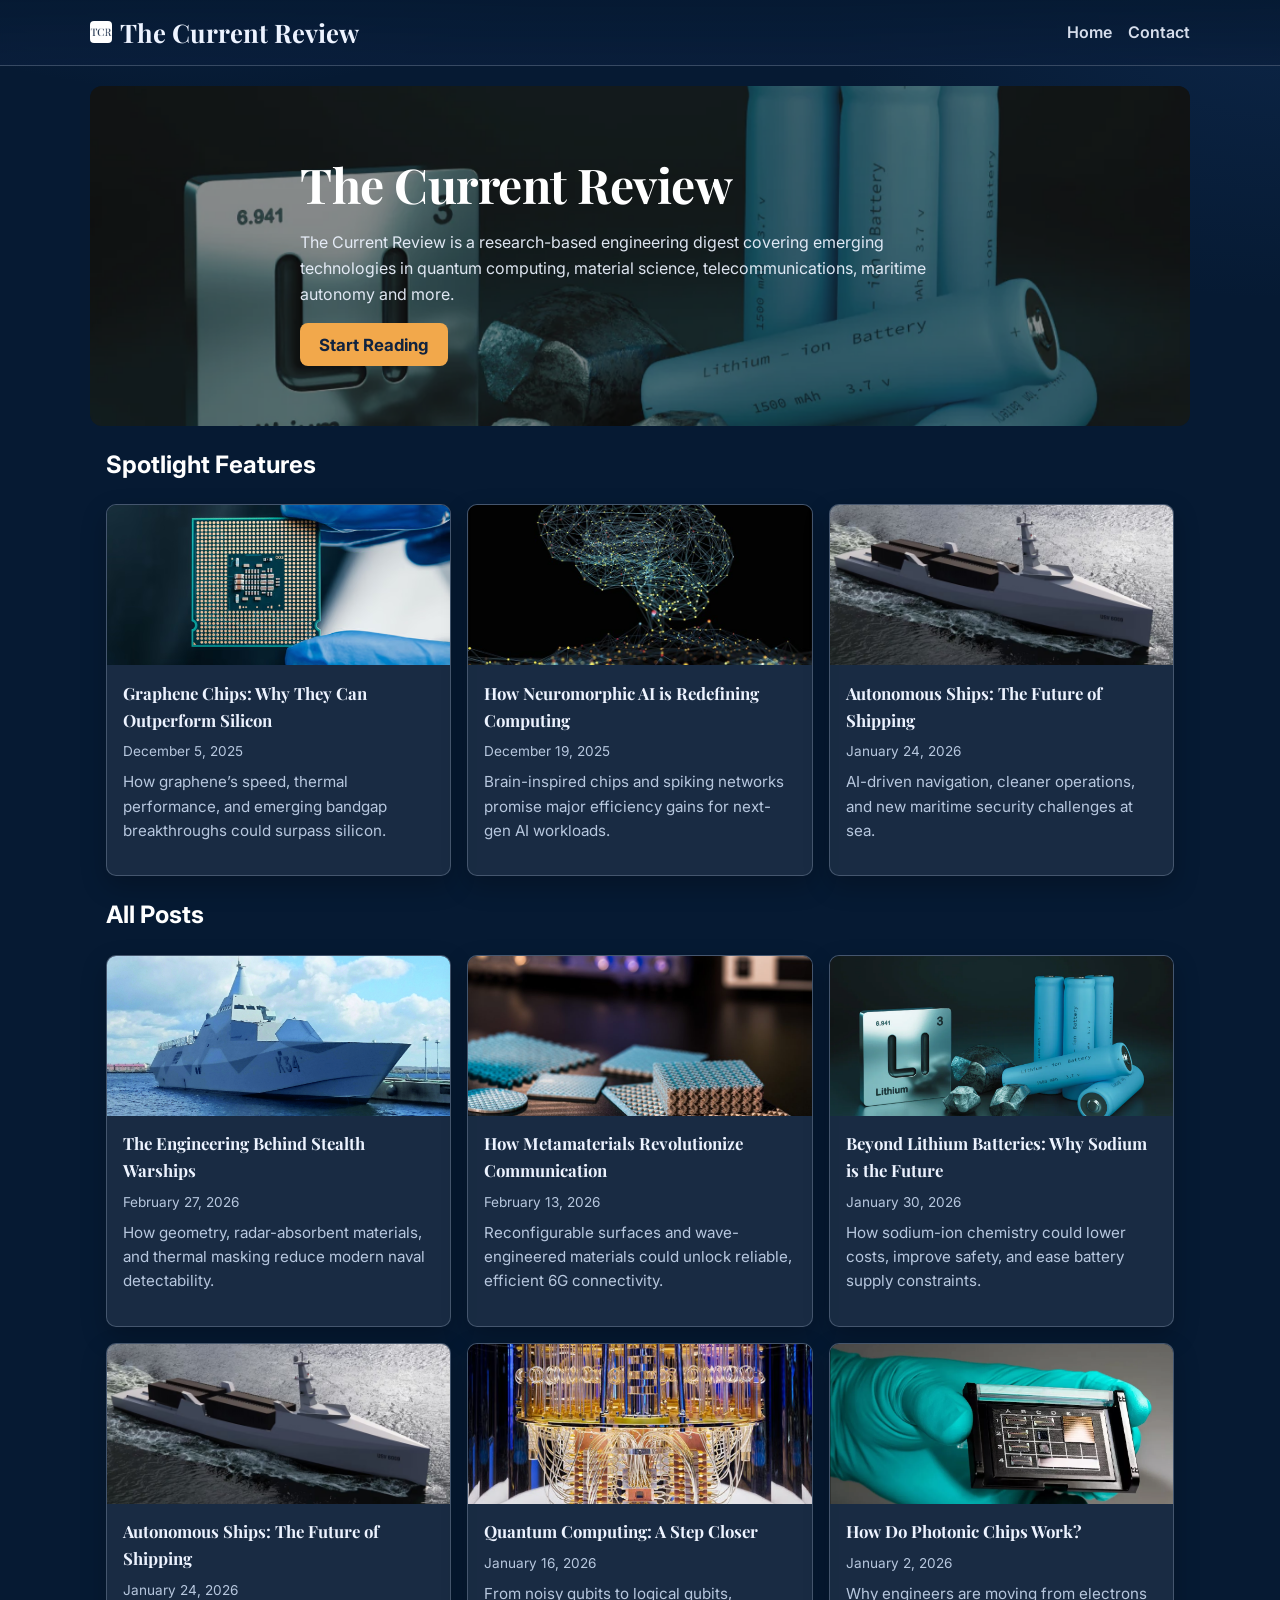
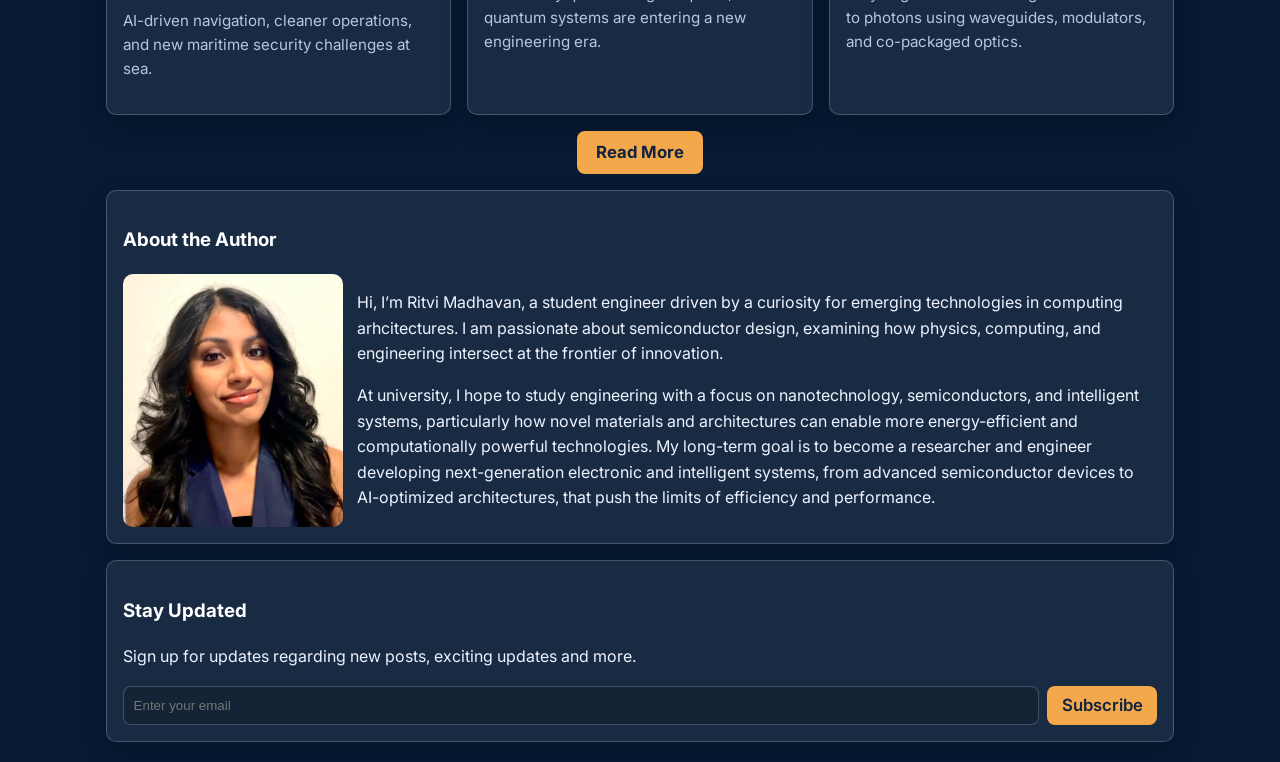
<file: index.html>
<!doctype html>
<html lang="en">
  <head>
    <meta charset="utf-8">
    <meta name="viewport" content="width=device-width,initial-scale=1">
    <title>The Current Review</title>
    <link rel="icon" href="TCR.png" type="image/png">
    <link rel="stylesheet" href="styles.css">
  </head>
  <body>
    <header>
      <div class="site-wrap">
        <div class="brand">
          <a class="logo" href="index.html"><img class="logo-icon" src="TCR.png" alt="The Current Review logo">The Current Review</a>
          <nav>
            <ul class="nav">
              <li><a href="index.html">Home</a></li>
              <li><a href="contact.html">Contact</a></li>
            </ul>
          </nav>
        </div>
      </div>
    </header>
    <main>
      <section class="hero hero-with-bg">
        <div class="hero-bg" aria-hidden="true"></div>
        <div class="hero-inner site-wrap">
          <div class="hero-content">
            <h1>The Current Review</h1>
            <p>The Current Review is a research-based engineering digest covering emerging technologies in quantum computing, material science, telecommunications, maritime autonomy and more.</p>
            <a class="cta-button" href="#all-posts">Start Reading</a>
          </div>
        </div>
      </section>

      <section id="spotlight" class="posts-section site-wrap">
        <h2>Spotlight Features</h2>
        <div class="posts-grid">
          <div class="post-card">
            <a href="posts/1.html"><img class="post-thumb" src="posts/Graphene%20Chips%20Why%20They%20Can%20Outperform%20Silicon/card.avif" alt="Graphene Chips: Why They Can Outperform Silicon"></a>
            <div class="card-body">
              <h3><a href="posts/1.html">Graphene Chips: Why They Can Outperform Silicon</a></h3>
              <p class="date">December 5, 2025</p>
              <p class="excerpt">How graphene’s speed, thermal performance, and emerging bandgap breakthroughs could surpass silicon.</p>
            </div>
          </div>
          <div class="post-card">
            <a href="posts/2.html"><img class="post-thumb" src="posts/How%20Neuromorphic%20AI%20is%20Redefining%20Computing/Cover.jpg" alt="How Neuromorphic AI is Redefining Computing"></a>
            <div class="card-body">
              <h3><a href="posts/2.html">How Neuromorphic AI is Redefining Computing</a></h3>
              <p class="date">December 19, 2025</p>
              <p class="excerpt">Brain-inspired chips and spiking networks promise major efficiency gains for next-gen AI workloads.</p>
            </div>
          </div>
          <div class="post-card">
            <a href="posts/5.html"><img class="post-thumb" src="posts/Autonomous%20Ships%20The%20Future%20of%20Shipping/auto%20ship.avif" alt="Autonomous Ships: The Future of Shipping"></a>
            <div class="card-body">
              <h3><a href="posts/5.html">Autonomous Ships: The Future of Shipping</a></h3>
              <p class="date">January 24, 2026</p>
              <p class="excerpt">AI-driven navigation, cleaner operations, and new maritime security challenges at sea.</p>
            </div>
          </div>
        </div>
      </section>

      <section id="all-posts" class="posts-section site-wrap">
        <h2>All Posts</h2>
        <div class="posts-grid" id="all-posts-grid">
          <div class="post-card">
            <a href="posts/8.html"><img class="post-thumb" src="posts/The%20Engineering%20Behind%20Stealth%20Warships/stealth%20warship.jpg" alt="The Engineering Behind Stealth Warships"></a>
            <div class="card-body">
              <h3><a href="posts/8.html">The Engineering Behind Stealth Warships</a></h3>
              <p class="date">February 27, 2026</p>
              <p class="excerpt">How geometry, radar-absorbent materials, and thermal masking reduce modern naval detectability.</p>
            </div>
          </div>
          <div class="post-card">
            <a href="posts/7.html"><img class="post-thumb" src="posts/How%20Metamaterials%20Revolutionize%20Communication/cover.jpeg" alt="How Metamaterials Revolutionise Communication"></a>
            <div class="card-body">
              <h3><a href="posts/7.html">How Metamaterials Revolutionize Communication</a></h3>
              <p class="date">February 13, 2026</p>
              <p class="excerpt">Reconfigurable surfaces and wave-engineered materials could unlock reliable, efficient 6G connectivity.</p>
            </div>
          </div>
          <div class="post-card">
            <a href="posts/6.html"><img class="post-thumb" src="posts/Beyond%20Lithium%20Batteries%20Why%20Sodium%20is%20the%20Future/Cover.png" alt="Beyond Lithium Batteries: Why Sodium is the Future"></a>
            <div class="card-body">
              <h3><a href="posts/6.html">Beyond Lithium Batteries: Why Sodium is the Future</a></h3>
              <p class="date">January 30, 2026</p>
              <p class="excerpt">How sodium-ion chemistry could lower costs, improve safety, and ease battery supply constraints.</p>
            </div>
          </div>
          <div class="post-card">
            <a href="posts/5.html"><img class="post-thumb" src="posts/Autonomous%20Ships%20The%20Future%20of%20Shipping/auto%20ship.avif" alt="Autonomous Ships: The Future of Shipping"></a>
            <div class="card-body">
              <h3><a href="posts/5.html">Autonomous Ships: The Future of Shipping</a></h3>
              <p class="date">January 24, 2026</p>
              <p class="excerpt">AI-driven navigation, cleaner operations, and new maritime security challenges at sea.</p>
            </div>
          </div>
          <div class="post-card">
            <a href="posts/4.html"><img class="post-thumb" src="posts/Quantum%20Computing%20A%20Step%20Closer/IBM%E2%80%99s%20quantum%20computer%20achieved%20127%20qubits%20in%20November.avif" alt="Quantum Computing: A Step Closer"></a>
            <div class="card-body">
              <h3><a href="posts/4.html">Quantum Computing: A Step Closer</a></h3>
              <p class="date">January 16, 2026</p>
              <p class="excerpt">From noisy qubits to logical qubits, quantum systems are entering a new engineering era.</p>
            </div>
          </div>
          <div class="post-card">
            <a href="posts/3.html"><img class="post-thumb" src="posts/How%20Do%20Photonic%20Chips%20Work/cover.png" alt="How Do Photonic Chips Work?"></a>
            <div class="card-body">
              <h3><a href="posts/3.html">How Do Photonic Chips Work?</a></h3>
              <p class="date">January 2, 2026</p>
              <p class="excerpt">Why engineers are moving from electrons to photons using waveguides, modulators, and co-packaged optics.</p>
            </div>
          </div>
          <div class="post-card extra-post">
            <a href="posts/2.html"><img class="post-thumb" src="posts/How%20Neuromorphic%20AI%20is%20Redefining%20Computing/Cover.jpg" alt="How Neuromorphic AI is Redefining Computing"></a>
            <div class="card-body">
              <h3><a href="posts/2.html">How Neuromorphic AI is Redefining Computing</a></h3>
              <p class="date">December 19, 2025</p>
              <p class="excerpt">Brain-inspired chips and spiking networks promise major efficiency gains for next-gen AI workloads.</p>
            </div>
          </div>
          <div class="post-card extra-post">
            <a href="posts/1.html"><img class="post-thumb" src="posts/Graphene%20Chips%20Why%20They%20Can%20Outperform%20Silicon/card.avif" alt="Graphene Chips: Why They Can Outperform Silicon"></a>
            <div class="card-body">
              <h3><a href="posts/1.html">Graphene Chips: Why They Can Outperform Silicon</a></h3>
              <p class="date">December 5, 2025</p>
              <p class="excerpt">How graphene’s speed, thermal performance, and emerging bandgap breakthroughs could surpass silicon.</p>
            </div>
          </div>
        </div>
        <p class="read-more-wrap"><button class="cta-button" id="read-more-posts" type="button">Read More</button></p>
      </section>

      <section class="site-wrap">
        <section class="bio">
          <h3>About the Author</h3>
          <div class="author">
            <img src="ATA.png" alt="Author photo">
            <div>
              <p>Hi, I’m Ritvi Madhavan, a student engineer driven by a curiosity for emerging technologies in computing arhcitectures. I am passionate about semiconductor design, examining how physics, computing, and engineering intersect at the frontier of innovation.</p>
              <p>At university, I hope to study engineering with a focus on nanotechnology, semiconductors, and intelligent systems, particularly how novel materials and architectures can enable more energy-efficient and computationally powerful technologies. My long-term goal is to become a researcher and engineer developing next-generation electronic and intelligent systems, from advanced semiconductor devices to AI-optimized architectures, that push the limits of efficiency and performance.</p>
            </div>
          </div>
        </section>
      </section>

      <section class="site-wrap">
        <section class="newsletter stay-updated">
          <h3>Stay Updated</h3>
          <p>Sign up for updates regarding new posts, exciting updates and more.</p>
          <form>
            <input type="email" name="email" placeholder="Enter your email">
            <button class="cta-button" type="button">Subscribe</button>
          </form>
        </section>
      </section>
    </main>
    <script>
      (function () {
        const button = document.getElementById('read-more-posts');
        const grid = document.getElementById('all-posts-grid');
        if (button && grid) {
          button.addEventListener('click', function () {
            const isExpanded = grid.classList.toggle('show-all');
            button.textContent = isExpanded ? 'Show Less' : 'Read More';
          });
        }
      })();
    </script>
  </body>
</html>
</file>
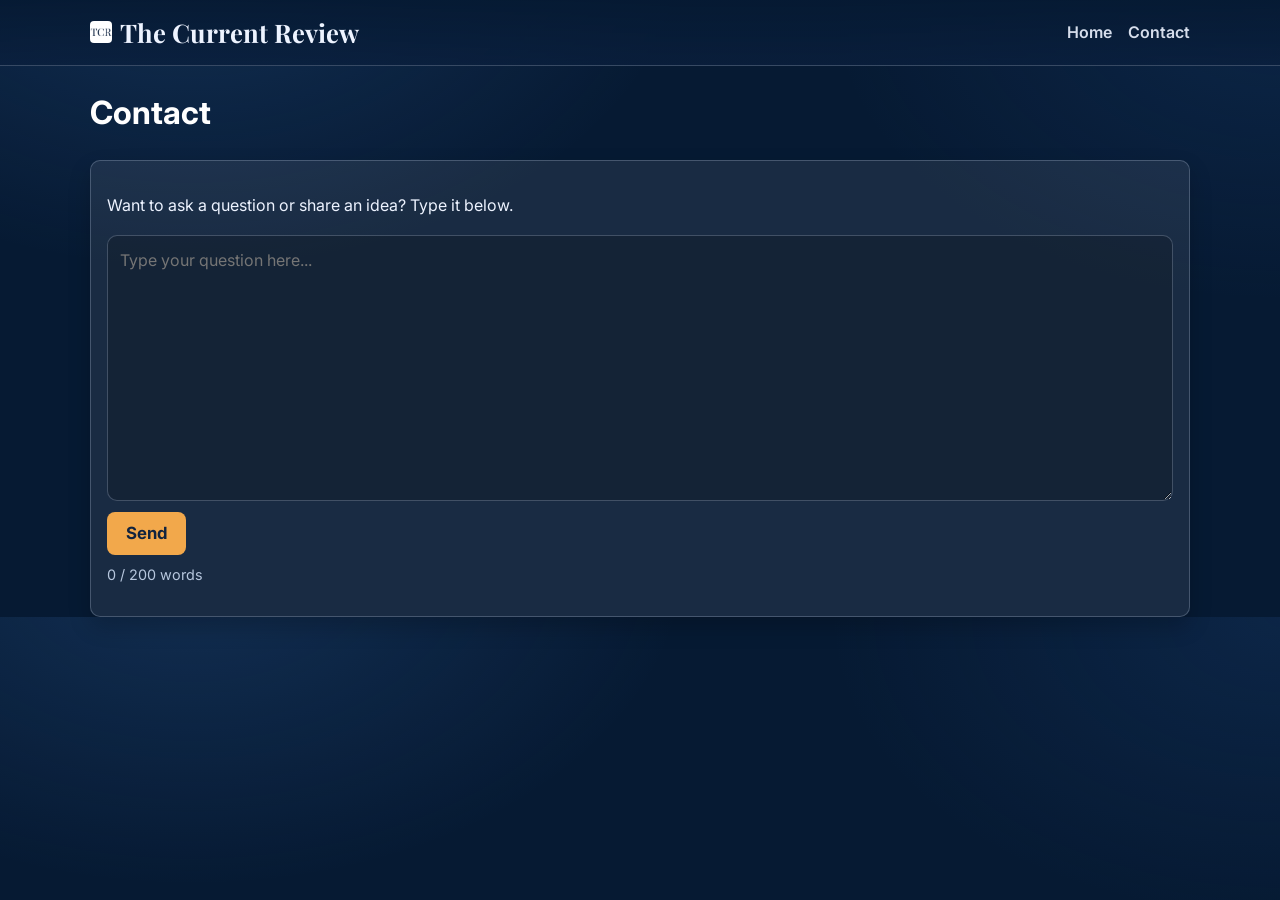
<file: contact.html>
<!doctype html>
<html lang="en">
  <head>
    <meta charset="utf-8">
    <meta name="viewport" content="width=device-width,initial-scale=1">
    <title>Contact — The Current Review</title>
    <link rel="icon" href="TCR.png" type="image/png">
    <link rel="stylesheet" href="styles.css">
  </head>
  <body>
    <header>
      <div class="site-wrap">
        <div class="brand">
          <a class="logo" href="index.html"><img class="logo-icon" src="TCR.png" alt="The Current Review logo">The Current Review</a>
          <nav>
            <ul class="nav">
              <li><a href="index.html">Home</a></li>
              <li><a href="contact.html">Contact</a></li>
            </ul>
          </nav>
        </div>
      </div>
    </header>
    <main class="site-wrap">
      <h1>Contact</h1>
      <section class="featured">
        <p>Want to ask a question or share an idea? Type it below.</p>
        <form class="question-form">
          <textarea id="question-box" class="question-box" placeholder="Type your question here..." rows="10"></textarea>
          <p class="question-actions"><button id="send-question" class="cta-button" type="button">Send</button></p>
          <p id="word-count" class="word-count">0 / 200 words</p>
        </form>
      </section>
    </main>
    <script>
      (function () {
        const questionBox = document.getElementById('question-box');
        const wordCount = document.getElementById('word-count');
        const sendButton = document.getElementById('send-question');
        if (!questionBox || !wordCount) return;

        function updateWordLimit() {
          const words = questionBox.value.trim().match(/\S+/g) || [];

          if (words.length > 200) {
            questionBox.value = words.slice(0, 200).join(' ');
          }

          const currentWords = questionBox.value.trim().match(/\S+/g) || [];
          wordCount.textContent = `${currentWords.length} / 200 words`;
        }

        questionBox.addEventListener('input', updateWordLimit);

        if (sendButton) {
          sendButton.addEventListener('click', function () {
            questionBox.value = '';
            wordCount.textContent = '0 / 200 words';
          });
        }
      })();
    </script>
  </body>
</html>
</file>
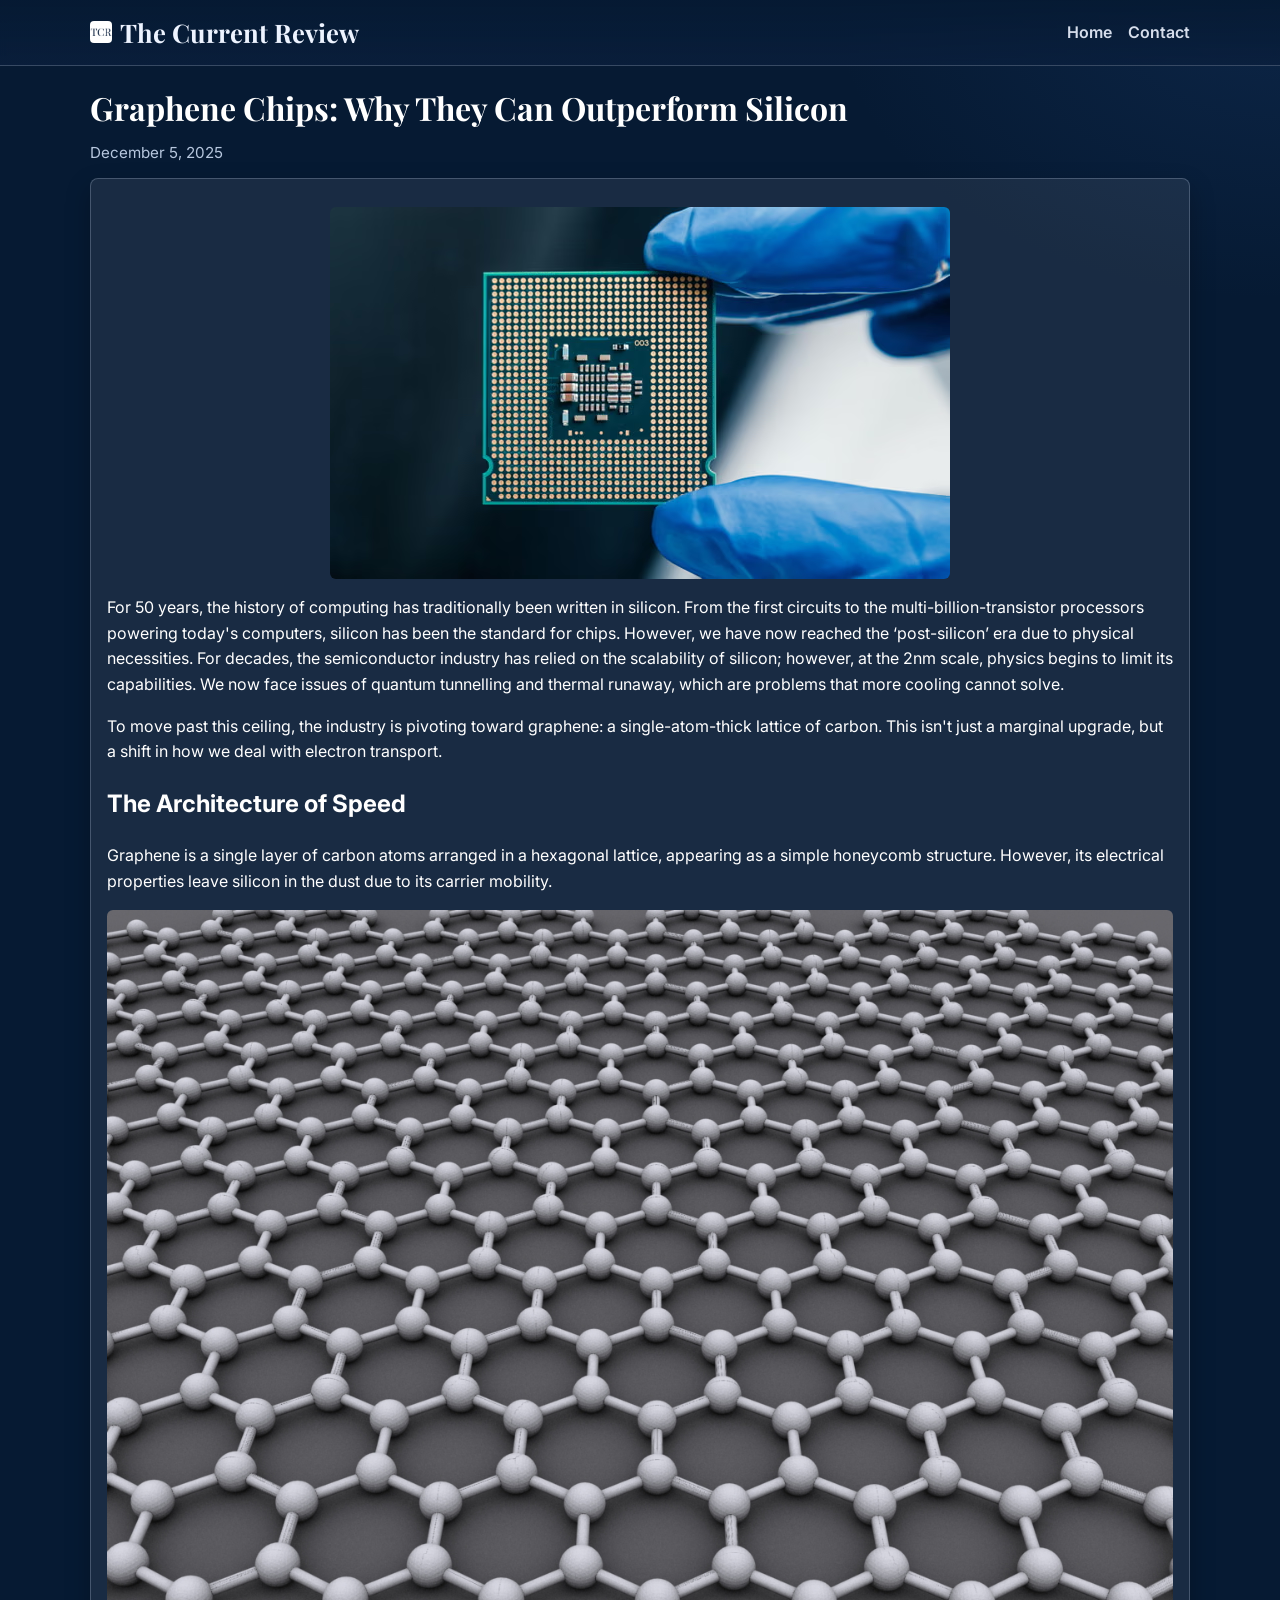
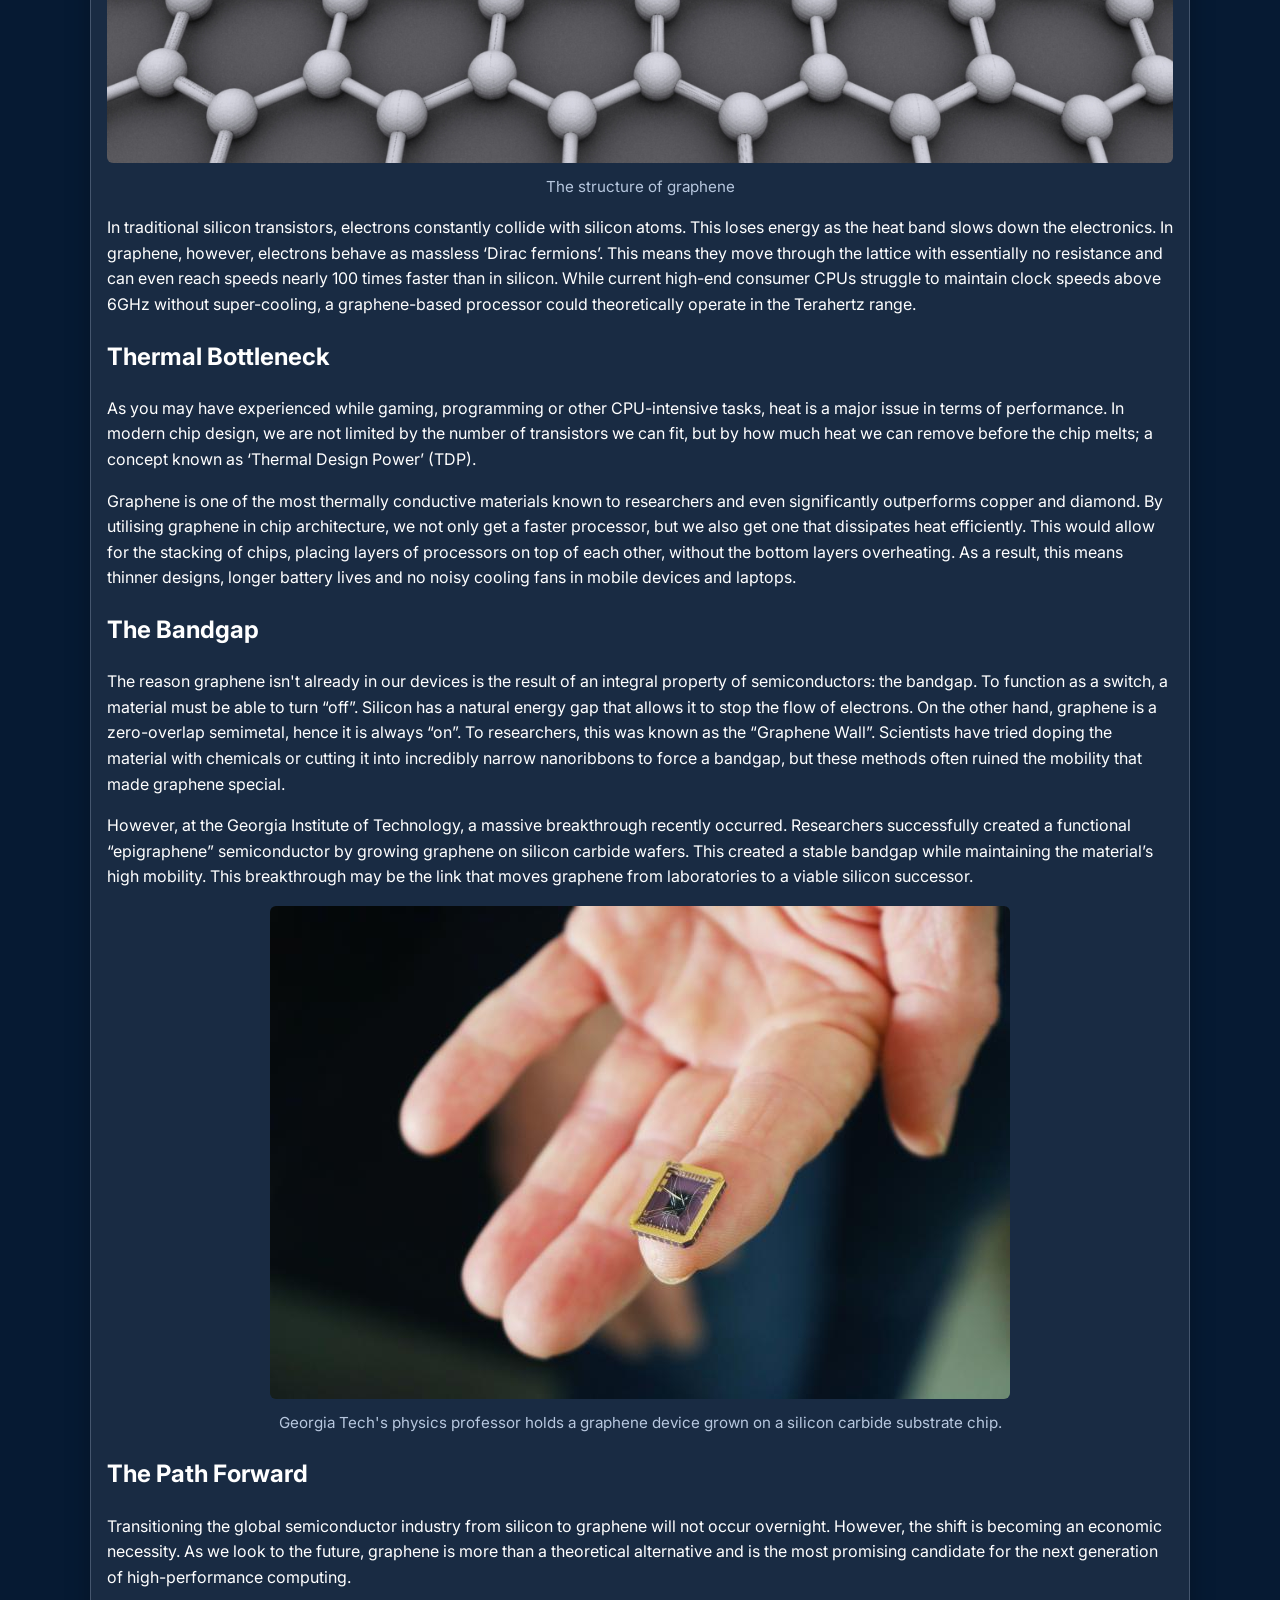
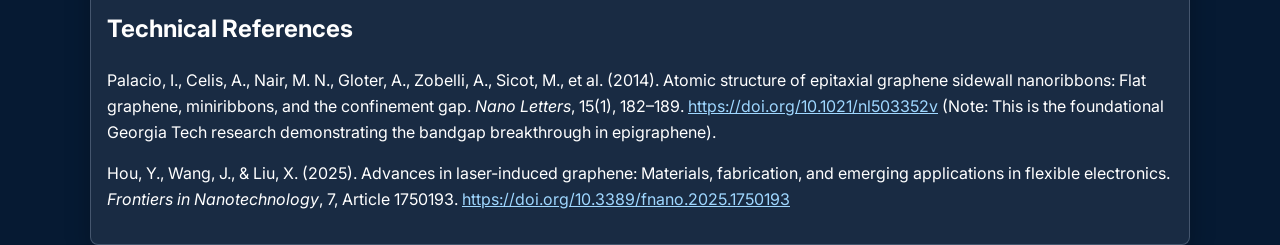
<file: posts/1.html>
<!doctype html>
<html lang="en">
  <head>
    <meta charset="utf-8">
    <meta name="viewport" content="width=device-width,initial-scale=1">
    <title>Graphene Chips: Why They Can Outperform Silicon — The Current Review</title>
    <link rel="icon" href="../TCR.png" type="image/png">
    <link rel="stylesheet" href="../styles.css">
  </head>
  <body>
    <header>
      <div class="site-wrap">
        <div class="brand">
          <a class="logo" href="../index.html"><img class="logo-icon" src="../TCR.png" alt="The Current Review logo">The Current Review</a>
          <nav>
            <ul class="nav">
              <li><a href="../index.html">Home</a></li>
              <li><a href="../contact.html">Contact</a></li>
            </ul>
          </nav>
        </div>
      </div>
    </header>
    <main class="site-wrap post-hero">
      <h1 class="post-title">Graphene Chips: Why They Can Outperform Silicon</h1>
      <p class="date">December 5, 2025</p>
      <article>
        <img class="post-image" src="Graphene%20Chips%20Why%20They%20Can%20Outperform%20Silicon/card.avif" alt="Graphene chip cover image">

        <p>For 50 years, the history of computing has traditionally been written in silicon. From the first circuits to the multi-billion-transistor processors powering today's computers, silicon has been the standard for chips. However, we have now reached the ‘post-silicon’ era due to physical necessities. For decades, the semiconductor industry has relied on the scalability of silicon; however, at the 2nm scale, physics begins to limit its capabilities. We now face issues of quantum tunnelling and thermal runaway, which are problems that more cooling cannot solve.</p>

        <p>To move past this ceiling, the industry is pivoting toward graphene: a single-atom-thick lattice of carbon. This isn't just a marginal upgrade, but a shift in how we deal with electron transport.</p>

        <h2>The Architecture of Speed</h2>
        <p>Graphene is a single layer of carbon atoms arranged in a hexagonal lattice, appearing as a simple honeycomb structure. However, its electrical properties leave silicon in the dust due to its carrier mobility.</p>

        <img class="post-image" src="Graphene%20Chips%20Why%20They%20Can%20Outperform%20Silicon/The%20structure%20of%20graphene.jpg" alt="The structure of graphene">
        <p class="image-caption">The structure of graphene</p>

        <p>In traditional silicon transistors, electrons constantly collide with silicon atoms. This loses energy as the heat band slows down the electronics. In graphene, however, electrons behave as massless ‘Dirac fermions’. This means they move through the lattice with essentially no resistance and can even reach speeds nearly 100 times faster than in silicon. While current high-end consumer CPUs struggle to maintain clock speeds above 6GHz without super-cooling, a graphene-based processor could theoretically operate in the Terahertz range.</p>

        <h2>Thermal Bottleneck</h2>
        <p>As you may have experienced while gaming, programming or other CPU-intensive tasks, heat is a major issue in terms of performance. In modern chip design, we are not limited by the number of transistors we can fit, but by how much heat we can remove before the chip melts; a concept known as ‘Thermal Design Power’ (TDP).</p>

        <p>Graphene is one of the most thermally conductive materials known to researchers and even significantly outperforms copper and diamond. By utilising graphene in chip architecture, we not only get a faster processor, but we also get one that dissipates heat efficiently. This would allow for the stacking of chips, placing layers of processors on top of each other, without the bottom layers overheating. As a result, this means thinner designs, longer battery lives and no noisy cooling fans in mobile devices and laptops.</p>

        <h2>The Bandgap</h2>
        <p>The reason graphene isn't already in our devices is the result of an integral property of semiconductors: the bandgap. To function as a switch, a material must be able to turn “off”. Silicon has a natural energy gap that allows it to stop the flow of electrons. On the other hand, graphene is a zero-overlap semimetal, hence it is always “on”. To researchers, this was known as the “Graphene Wall”. Scientists have tried doping the material with chemicals or cutting it into incredibly narrow nanoribbons to force a bandgap, but these methods often ruined the mobility that made graphene special.</p>

        <p>However, at the Georgia Institute of Technology, a massive breakthrough recently occurred. Researchers successfully created a functional “epigraphene” semiconductor by growing graphene on silicon carbide wafers. This created a stable bandgap while maintaining the material’s high mobility. This breakthrough may be the link that moves graphene from laboratories to a viable silicon successor.</p>

        <img class="post-image" src="Graphene%20Chips%20Why%20They%20Can%20Outperform%20Silicon/Georgia%20Tech%27s%20physics%20professor%20holds%20graphene%20device%20grown%20on%20silicon%20carbide%20substrate%20chip.jpg" alt="Georgia Tech's physics professor holds a graphene device grown on a silicon carbide substrate chip">
        <p class="image-caption">Georgia Tech's physics professor holds a graphene device grown on a silicon carbide substrate chip.</p>

        <h2>The Path Forward</h2>
        <p>Transitioning the global semiconductor industry from silicon to graphene will not occur overnight. However, the shift is becoming an economic necessity. As we look to the future, graphene is more than a theoretical alternative and is the most promising candidate for the next generation of high-performance computing.</p>

        <h2>Technical References</h2>
        <p>Palacio, I., Celis, A., Nair, M. N., Gloter, A., Zobelli, A., Sicot, M., et al. (2014). Atomic structure of epitaxial graphene sidewall nanoribbons: Flat graphene, miniribbons, and the confinement gap. <em>Nano Letters</em>, 15(1), 182–189. <a href="https://doi.org/10.1021/nl503352v">https://doi.org/10.1021/nl503352v</a> (Note: This is the foundational Georgia Tech research demonstrating the bandgap breakthrough in epigraphene).</p>

        <p>Hou, Y., Wang, J., &amp; Liu, X. (2025). Advances in laser-induced graphene: Materials, fabrication, and emerging applications in flexible electronics. <em>Frontiers in Nanotechnology</em>, 7, Article 1750193. <a href="https://doi.org/10.3389/fnano.2025.1750193">https://doi.org/10.3389/fnano.2025.1750193</a></p>
      </article>
    </main>
  </body>
</html>
</file>
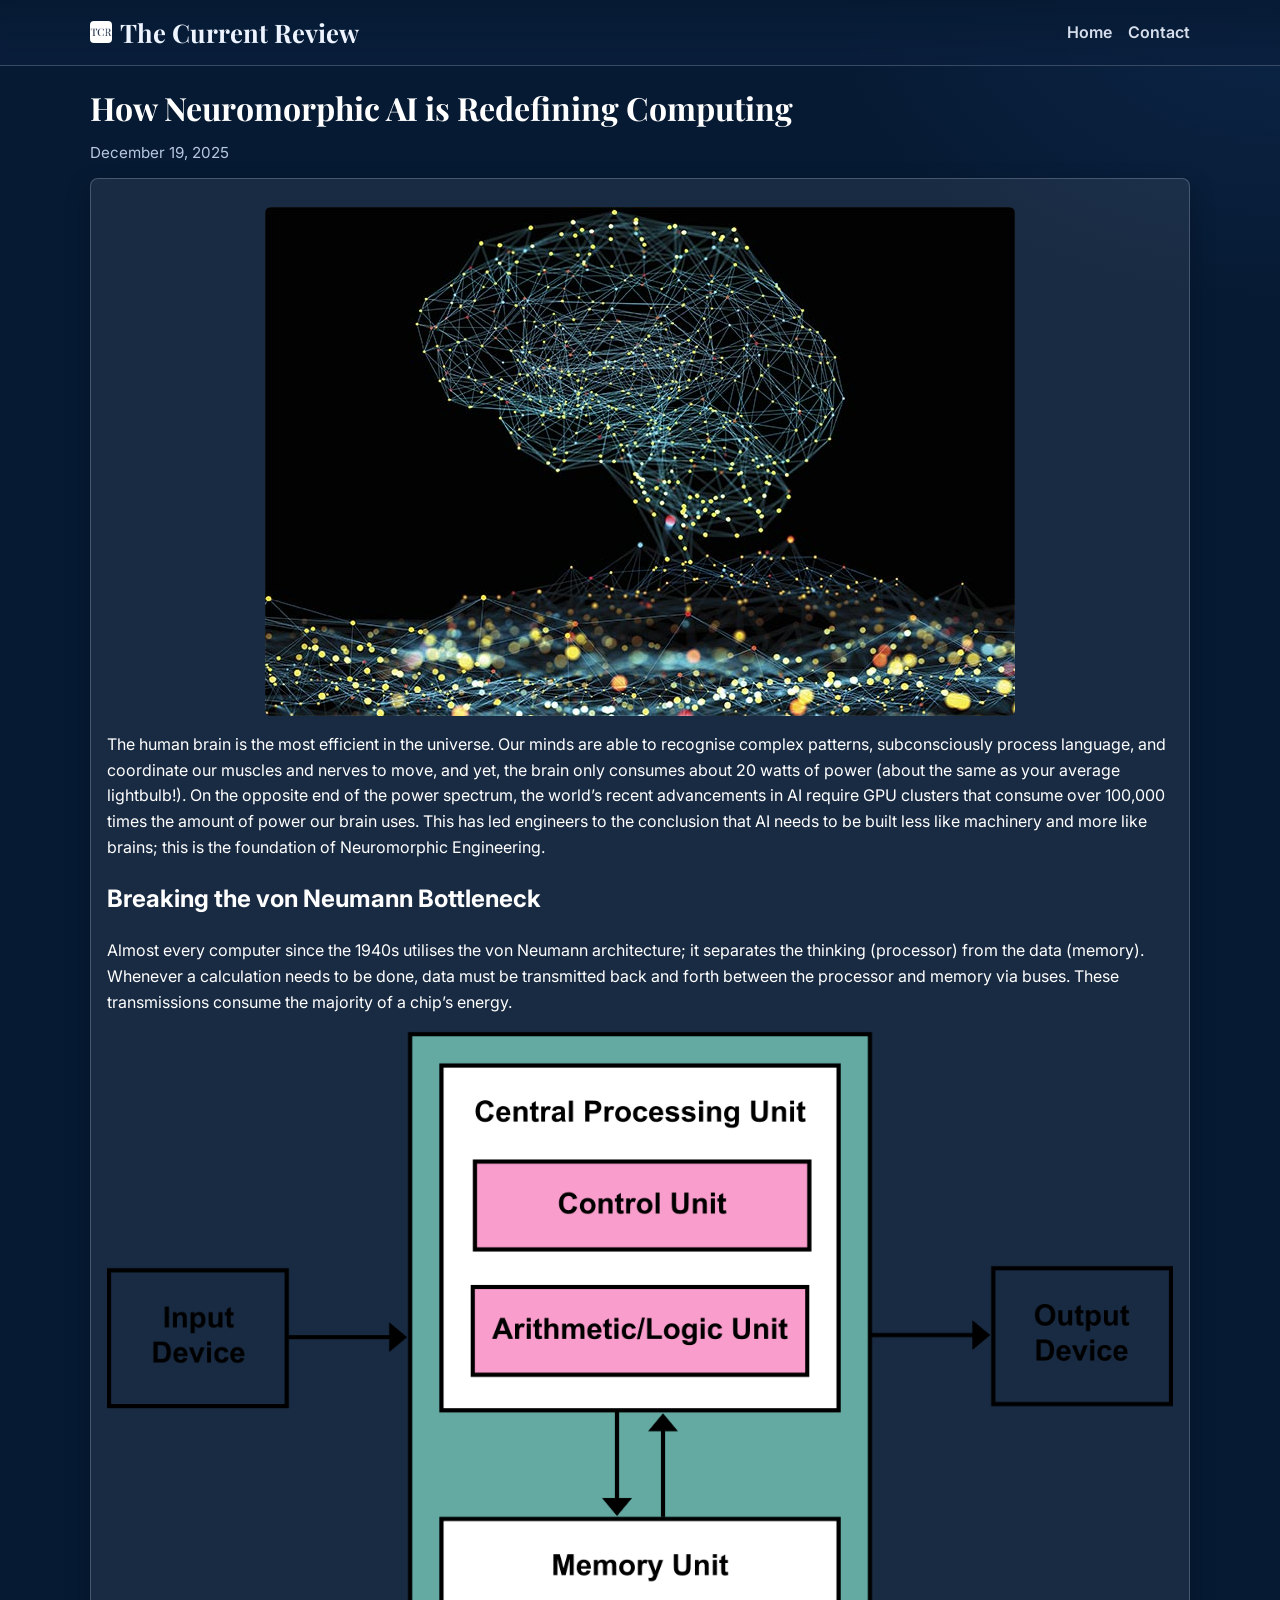
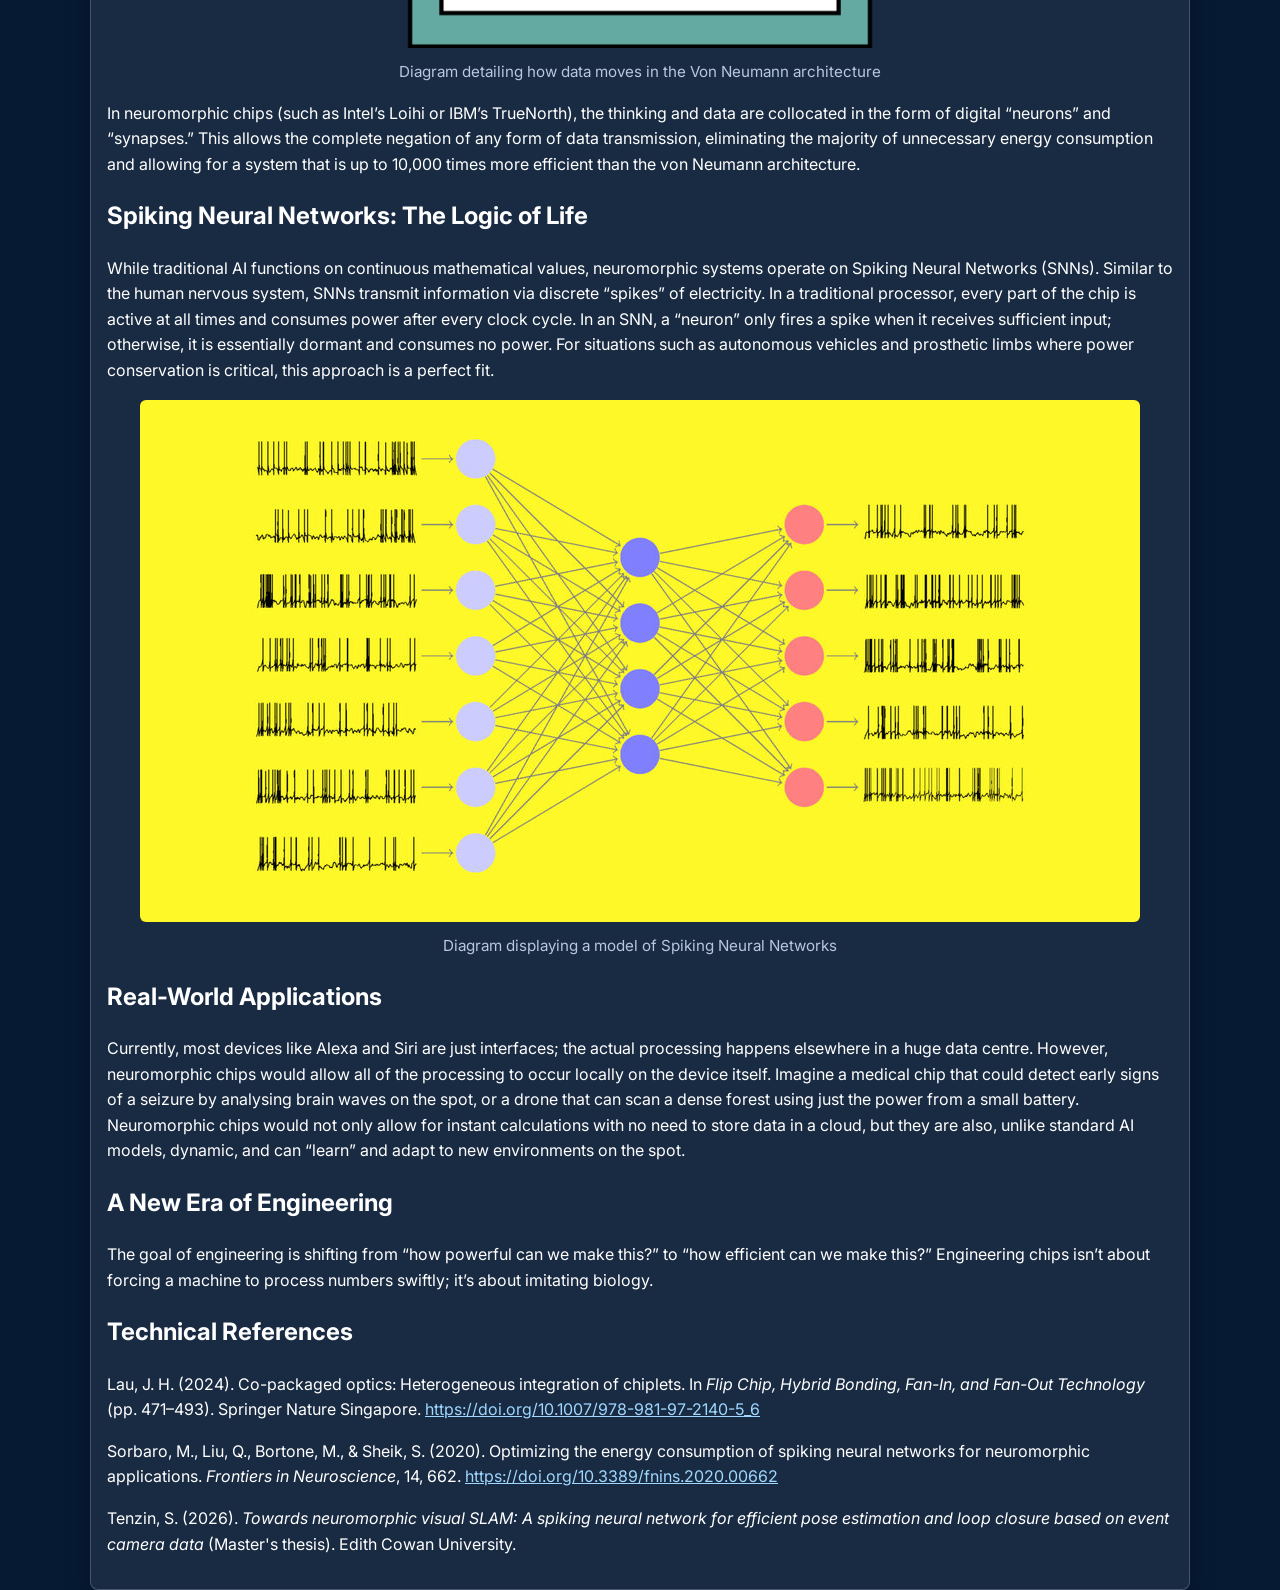
<file: posts/2.html>
<!doctype html>
<html lang="en">
  <head>
    <meta charset="utf-8">
    <meta name="viewport" content="width=device-width,initial-scale=1">
    <title>How Neuromorphic AI is Redefining Computing — The Current Review</title>
    <link rel="icon" href="../TCR.png" type="image/png">
    <link rel="stylesheet" href="../styles.css">
  </head>
  <body>
    <header>
      <div class="site-wrap">
        <div class="brand">
          <a class="logo" href="../index.html"><img class="logo-icon" src="../TCR.png" alt="The Current Review logo">The Current Review</a>
          <nav>
            <ul class="nav">
              <li><a href="../index.html">Home</a></li>
              <li><a href="../contact.html">Contact</a></li>
            </ul>
          </nav>
        </div>
      </div>
    </header>
    <main class="site-wrap post-hero">
      <h1 class="post-title">How Neuromorphic AI is Redefining Computing</h1>
      <p class="date">December 19, 2025</p>
      <article>
        <img class="post-image" src="How%20Neuromorphic%20AI%20is%20Redefining%20Computing/Cover.jpg" alt="How Neuromorphic AI is Redefining Computing cover image">

        <p>The human brain is the most efficient in the universe. Our minds are able to recognise complex patterns, subconsciously process language, and coordinate our muscles and nerves to move, and yet, the brain only consumes about 20 watts of power (about the same as your average lightbulb!). On the opposite end of the power spectrum, the world’s recent advancements in AI require GPU clusters that consume over 100,000 times the amount of power our brain uses. This has led engineers to the conclusion that AI needs to be built less like machinery and more like brains; this is the foundation of Neuromorphic Engineering.</p>

        <h2>Breaking the von Neumann Bottleneck</h2>
        <p>Almost every computer since the 1940s utilises the von Neumann architecture; it separates the thinking (processor) from the data (memory). Whenever a calculation needs to be done, data must be transmitted back and forth between the processor and memory via buses. These transmissions consume the majority of a chip’s energy.</p>

        <img class="post-image" src="How%20Neuromorphic%20AI%20is%20Redefining%20Computing/Diagram%20detailing%20how%20data%20moves%20in%20the%20Von%20Neumann%20architecture.png" alt="Diagram detailing how data moves in the Von Neumann architecture">
        <p class="image-caption">Diagram detailing how data moves in the Von Neumann architecture</p>

        <p>In neuromorphic chips (such as Intel’s Loihi or IBM’s TrueNorth), the thinking and data are collocated in the form of digital “neurons” and “synapses.” This allows the complete negation of any form of data transmission, eliminating the majority of unnecessary energy consumption and allowing for a system that is up to 10,000 times more efficient than the von Neumann architecture.</p>

        <h2>Spiking Neural Networks: The Logic of Life</h2>
        <p>While traditional AI functions on continuous mathematical values, neuromorphic systems operate on Spiking Neural Networks (SNNs). Similar to the human nervous system, SNNs transmit information via discrete “spikes” of electricity. In a traditional processor, every part of the chip is active at all times and consumes power after every clock cycle. In an SNN, a “neuron” only fires a spike when it receives sufficient input; otherwise, it is essentially dormant and consumes no power. For situations such as autonomous vehicles and prosthetic limbs where power conservation is critical, this approach is a perfect fit.</p>

        <img class="post-image" src="How%20Neuromorphic%20AI%20is%20Redefining%20Computing/Diagram%20displaying%20a%20model%20of%20Spiking%20Neural%20Networks.jpg" alt="Diagram displaying a model of Spiking Neural Networks">
        <p class="image-caption">Diagram displaying a model of Spiking Neural Networks</p>

        <h2>Real-World Applications</h2>
        <p>Currently, most devices like Alexa and Siri are just interfaces; the actual processing happens elsewhere in a huge data centre. However, neuromorphic chips would allow all of the processing to occur locally on the device itself. Imagine a medical chip that could detect early signs of a seizure by analysing brain waves on the spot, or a drone that can scan a dense forest using just the power from a small battery. Neuromorphic chips would not only allow for instant calculations with no need to store data in a cloud, but they are also, unlike standard AI models, dynamic, and can “learn” and adapt to new environments on the spot.</p>

        <h2>A New Era of Engineering</h2>
        <p>The goal of engineering is shifting from “how powerful can we make this?” to “how efficient can we make this?” Engineering chips isn’t about forcing a machine to process numbers swiftly; it’s about imitating biology.</p>

        <h2>Technical References</h2>
        <p>Lau, J. H. (2024). Co-packaged optics: Heterogeneous integration of chiplets. In <em>Flip Chip, Hybrid Bonding, Fan-In, and Fan-Out Technology</em> (pp. 471–493). Springer Nature Singapore. <a href="https://doi.org/10.1007/978-981-97-2140-5_6">https://doi.org/10.1007/978-981-97-2140-5_6</a></p>

        <p>Sorbaro, M., Liu, Q., Bortone, M., &amp; Sheik, S. (2020). Optimizing the energy consumption of spiking neural networks for neuromorphic applications. <em>Frontiers in Neuroscience</em>, 14, 662. <a href="https://doi.org/10.3389/fnins.2020.00662">https://doi.org/10.3389/fnins.2020.00662</a></p>

        <p>Tenzin, S. (2026). <em>Towards neuromorphic visual SLAM: A spiking neural network for efficient pose estimation and loop closure based on event camera data</em> (Master's thesis). Edith Cowan University.</p>
      </article>
    </main>
  </body>
</html>
</file>
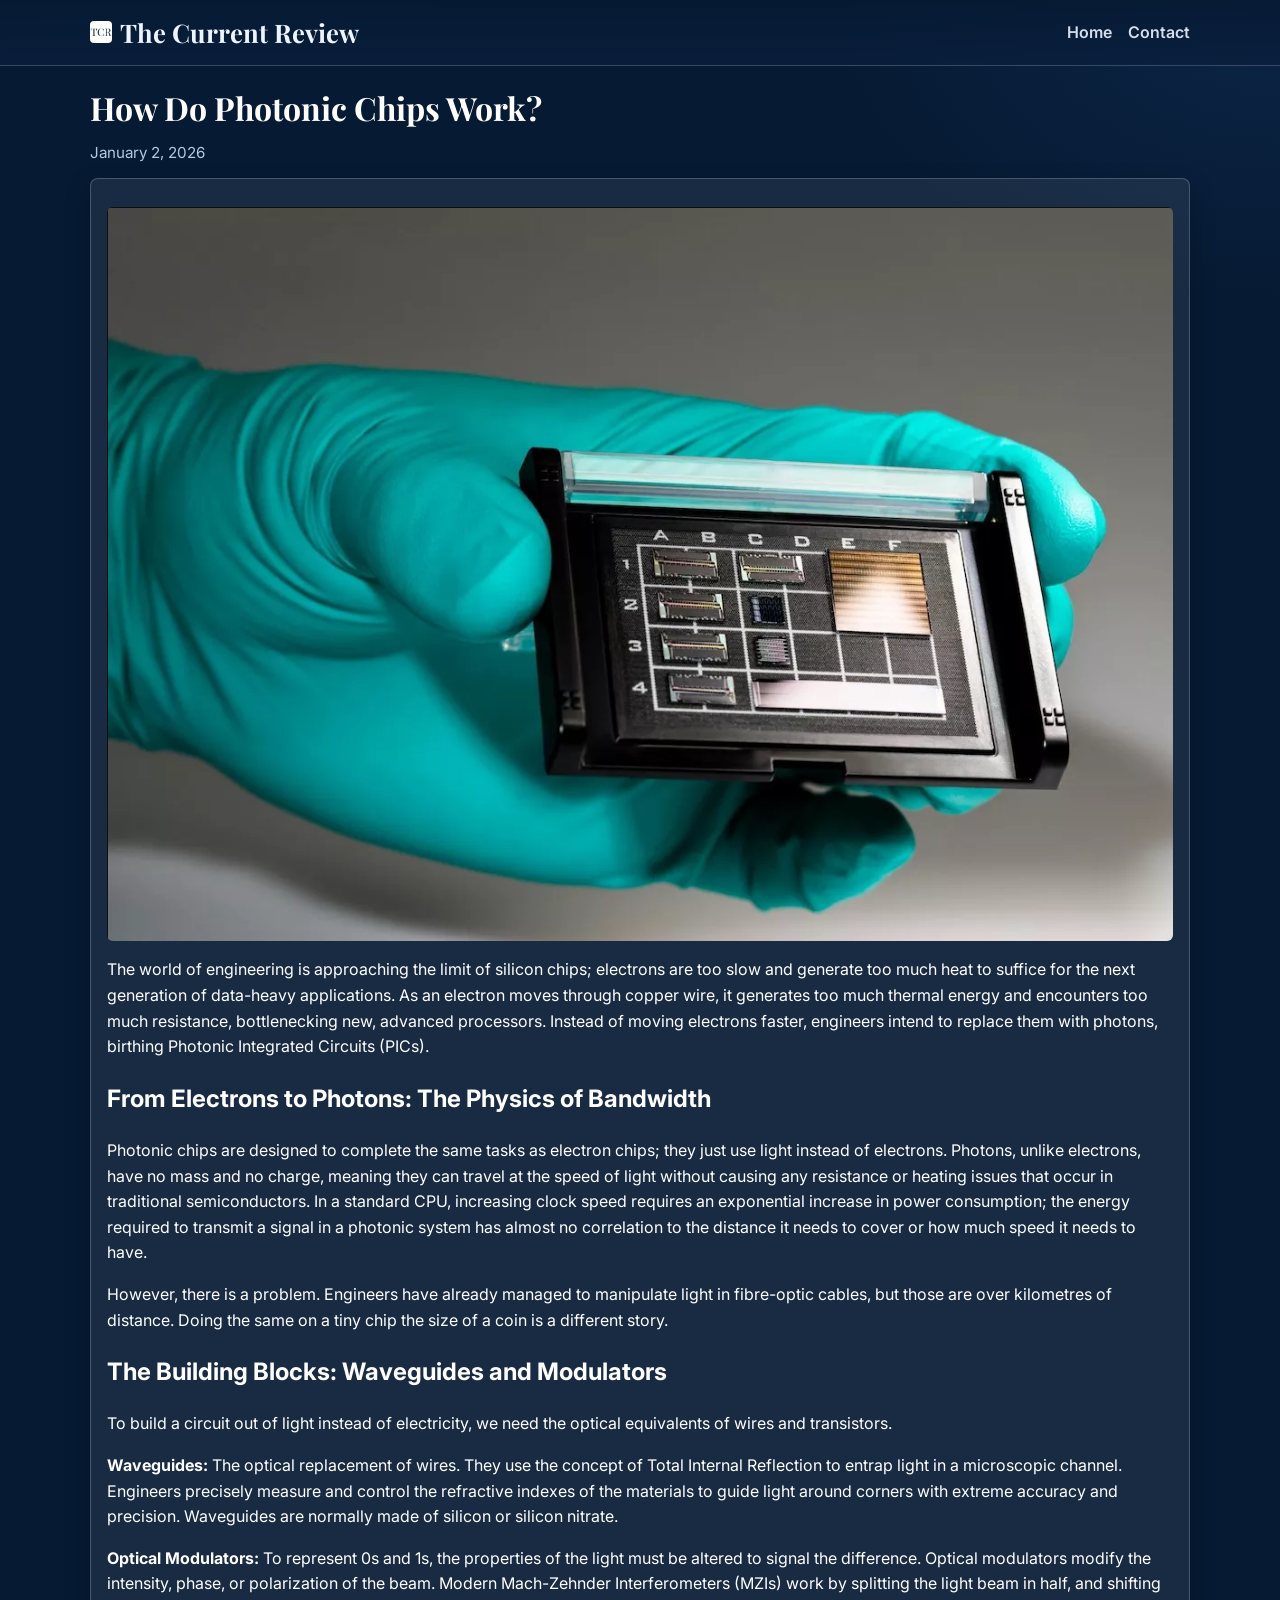
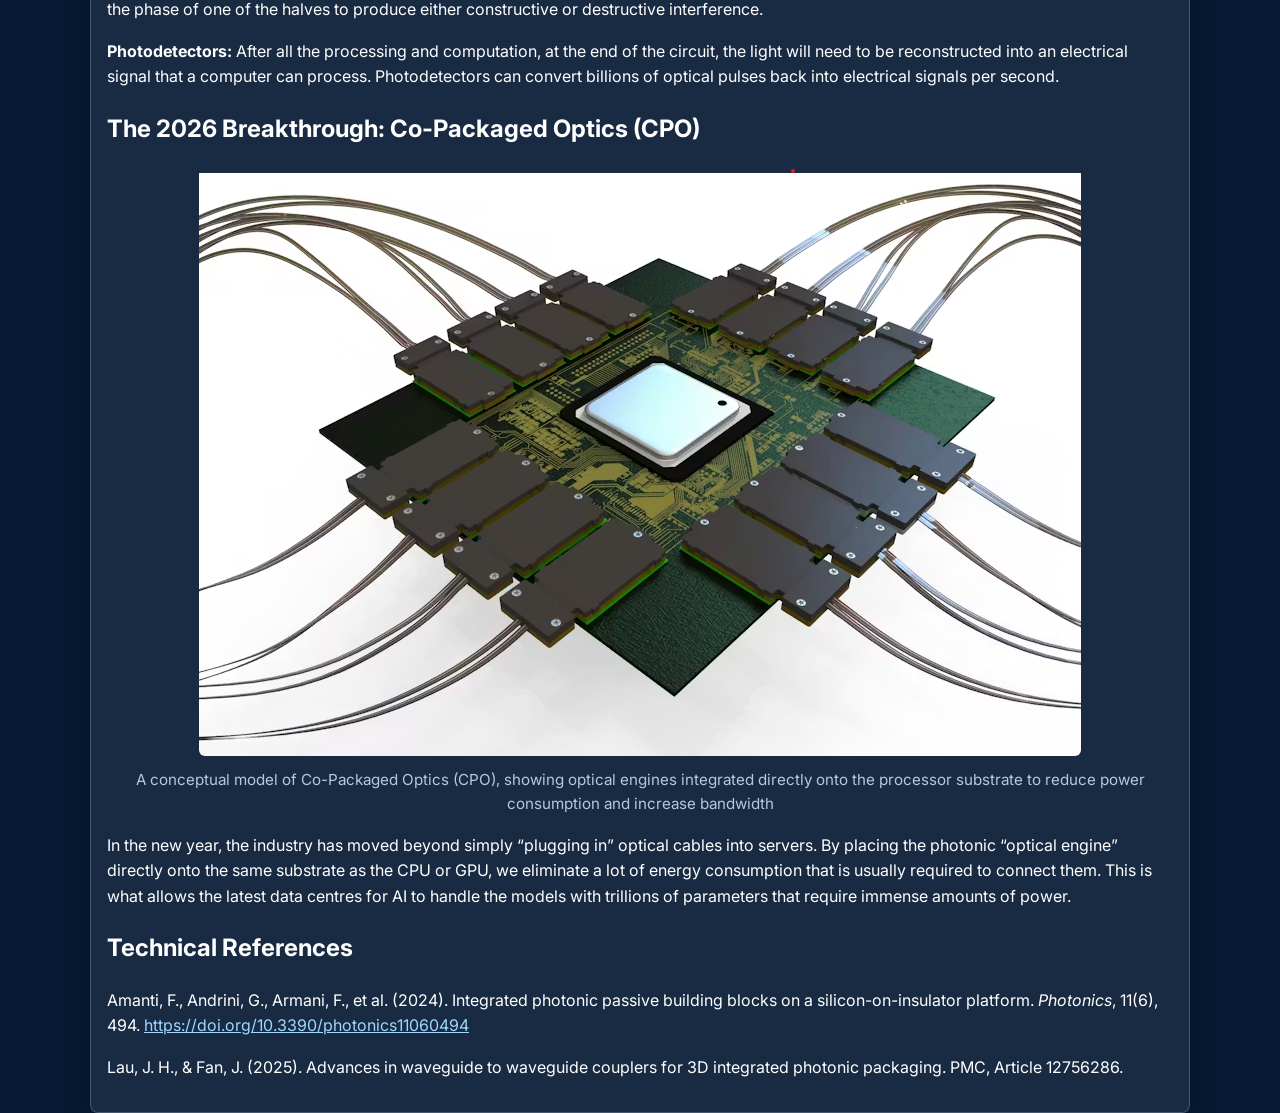
<file: posts/3.html>
<!doctype html>
<html lang="en">
  <head>
    <meta charset="utf-8">
    <meta name="viewport" content="width=device-width,initial-scale=1">
    <title>How Do Photonic Chips Work? — The Current Review</title>
    <link rel="icon" href="../TCR.png" type="image/png">
    <link rel="stylesheet" href="../styles.css">
  </head>
  <body>
    <header>
      <div class="site-wrap">
        <div class="brand">
          <a class="logo" href="../index.html"><img class="logo-icon" src="../TCR.png" alt="The Current Review logo">The Current Review</a>
          <nav>
            <ul class="nav">
              <li><a href="../index.html">Home</a></li>
              <li><a href="../contact.html">Contact</a></li>
            </ul>
          </nav>
        </div>
      </div>
    </header>
    <main class="site-wrap post-hero">
      <h1 class="post-title">How Do Photonic Chips Work?</h1>
      <p class="date">January 2, 2026</p>
      <article>
        <img class="post-image" src="How%20Do%20Photonic%20Chips%20Work/cover.png" alt="How Do Photonic Chips Work cover image">

        <p>The world of engineering is approaching the limit of silicon chips; electrons are too slow and generate too much heat to suffice for the next generation of data-heavy applications. As an electron moves through copper wire, it generates too much thermal energy and encounters too much resistance, bottlenecking new, advanced processors. Instead of moving electrons faster, engineers intend to replace them with photons, birthing Photonic Integrated Circuits (PICs).</p>

        <h2>From Electrons to Photons: The Physics of Bandwidth</h2>
        <p>Photonic chips are designed to complete the same tasks as electron chips; they just use light instead of electrons. Photons, unlike electrons, have no mass and no charge, meaning they can travel at the speed of light without causing any resistance or heating issues that occur in traditional semiconductors. In a standard CPU, increasing clock speed requires an exponential increase in power consumption; the energy required to transmit a signal in a photonic system has almost no correlation to the distance it needs to cover or how much speed it needs to have.</p>

        <p>However, there is a problem. Engineers have already managed to manipulate light in fibre-optic cables, but those are over kilometres of distance. Doing the same on a tiny chip the size of a coin is a different story.</p>

        <h2>The Building Blocks: Waveguides and Modulators</h2>
        <p>To build a circuit out of light instead of electricity, we need the optical equivalents of wires and transistors.</p>

        <p><strong>Waveguides:</strong> The optical replacement of wires. They use the concept of Total Internal Reflection to entrap light in a microscopic channel. Engineers precisely measure and control the refractive indexes of the materials to guide light around corners with extreme accuracy and precision. Waveguides are normally made of silicon or silicon nitrate.</p>

        <p><strong>Optical Modulators:</strong> To represent 0s and 1s, the properties of the light must be altered to signal the difference. Optical modulators modify the intensity, phase, or polarization of the beam. Modern Mach-Zehnder Interferometers (MZIs) work by splitting the light beam in half, and shifting the phase of one of the halves to produce either constructive or destructive interference.</p>

        <p><strong>Photodetectors:</strong> After all the processing and computation, at the end of the circuit, the light will need to be reconstructed into an electrical signal that a computer can process. Photodetectors can convert billions of optical pulses back into electrical signals per second.</p>

        <h2>The 2026 Breakthrough: Co-Packaged Optics (CPO)</h2>
        <img class="post-image" src="How%20Do%20Photonic%20Chips%20Work/cpo.png" alt="A conceptual model of Co-Packaged Optics (CPO), showing optical engines integrated directly onto the processor substrate to reduce power consumption and increase bandwidth">
        <p class="image-caption">A conceptual model of Co-Packaged Optics (CPO), showing optical engines integrated directly onto the processor substrate to reduce power consumption and increase bandwidth</p>
        <p>In the new year, the industry has moved beyond simply “plugging in” optical cables into servers. By placing the photonic “optical engine” directly onto the same substrate as the CPU or GPU, we eliminate a lot of energy consumption that is usually required to connect them. This is what allows the latest data centres for AI to handle the models with trillions of parameters that require immense amounts of power.</p>

        <h2>Technical References</h2>
        <p>Amanti, F., Andrini, G., Armani, F., et al. (2024). Integrated photonic passive building blocks on a silicon-on-insulator platform. <em>Photonics</em>, 11(6), 494. <a href="https://doi.org/10.3390/photonics11060494">https://doi.org/10.3390/photonics11060494</a></p>

        <p>Lau, J. H., &amp; Fan, J. (2025). Advances in waveguide to waveguide couplers for 3D integrated photonic packaging. PMC, Article 12756286.</p>
      </article>
    </main>
  </body>
</html>
</file>
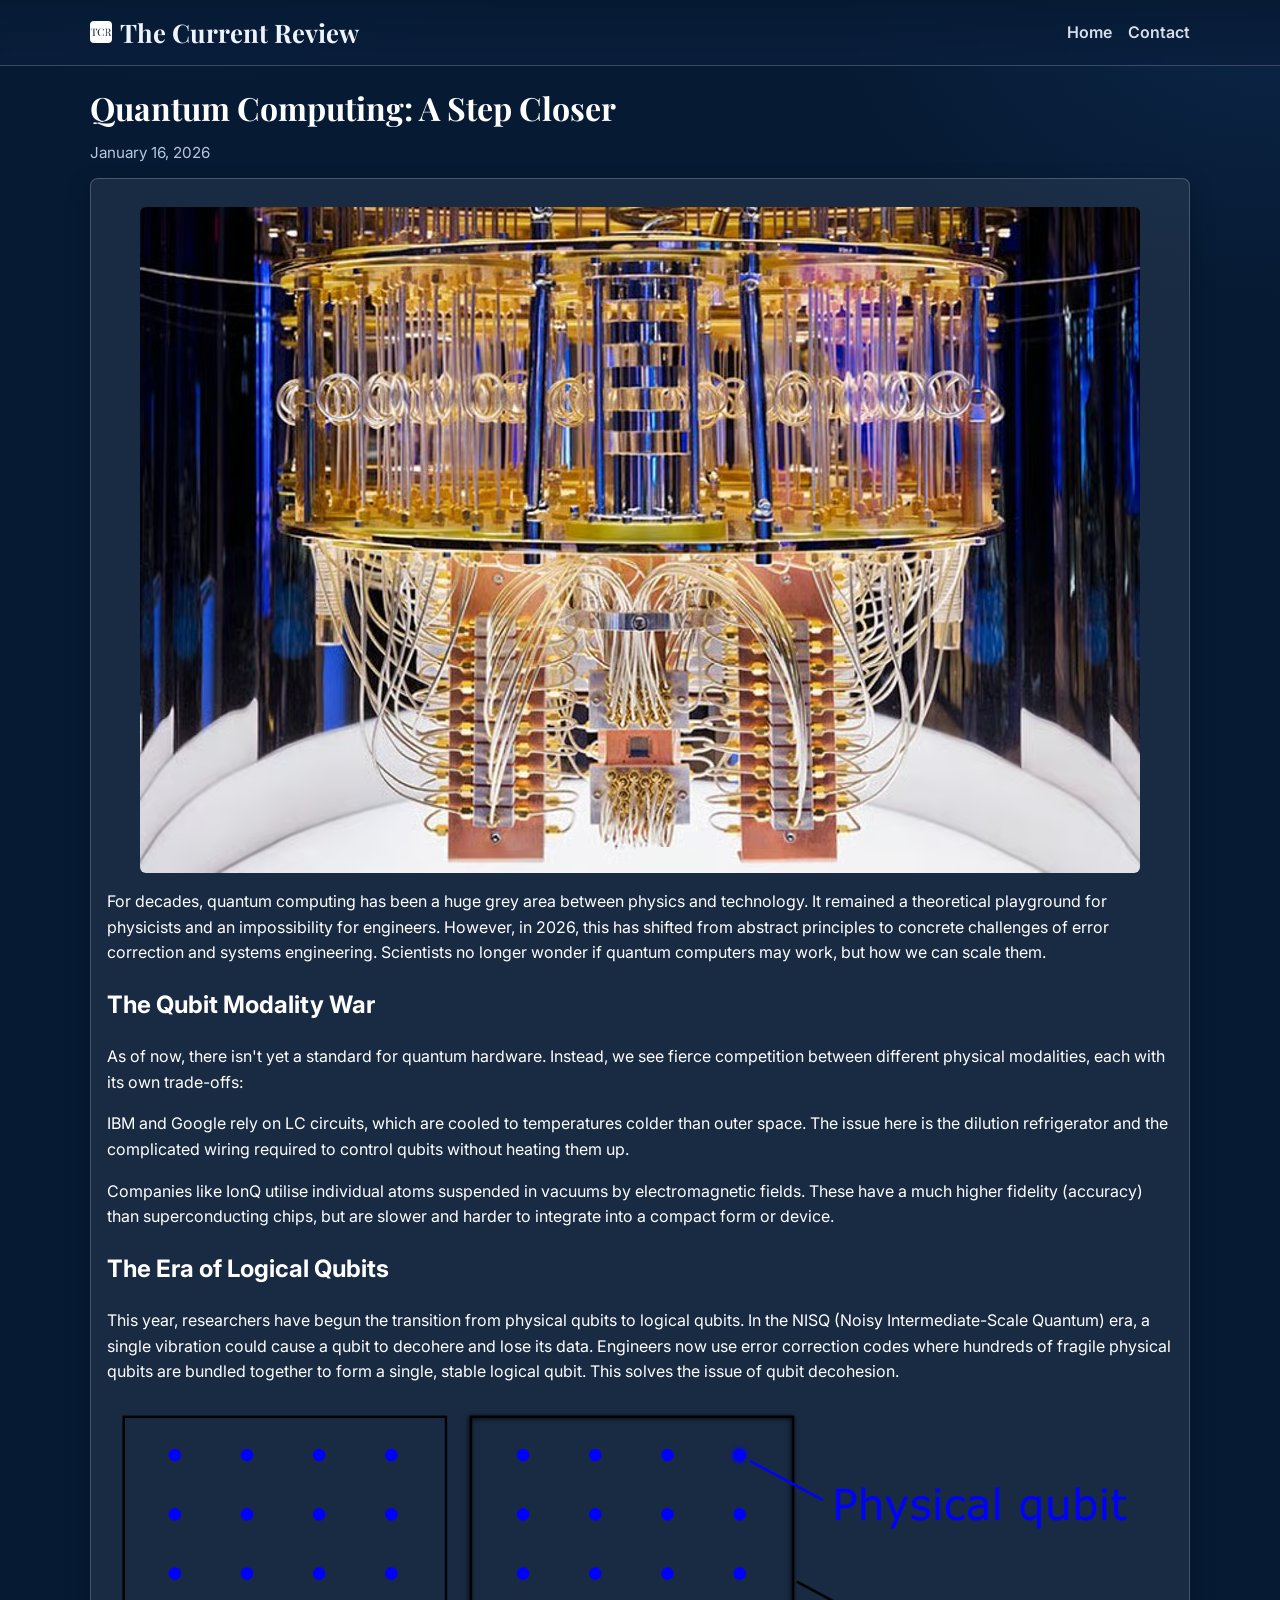
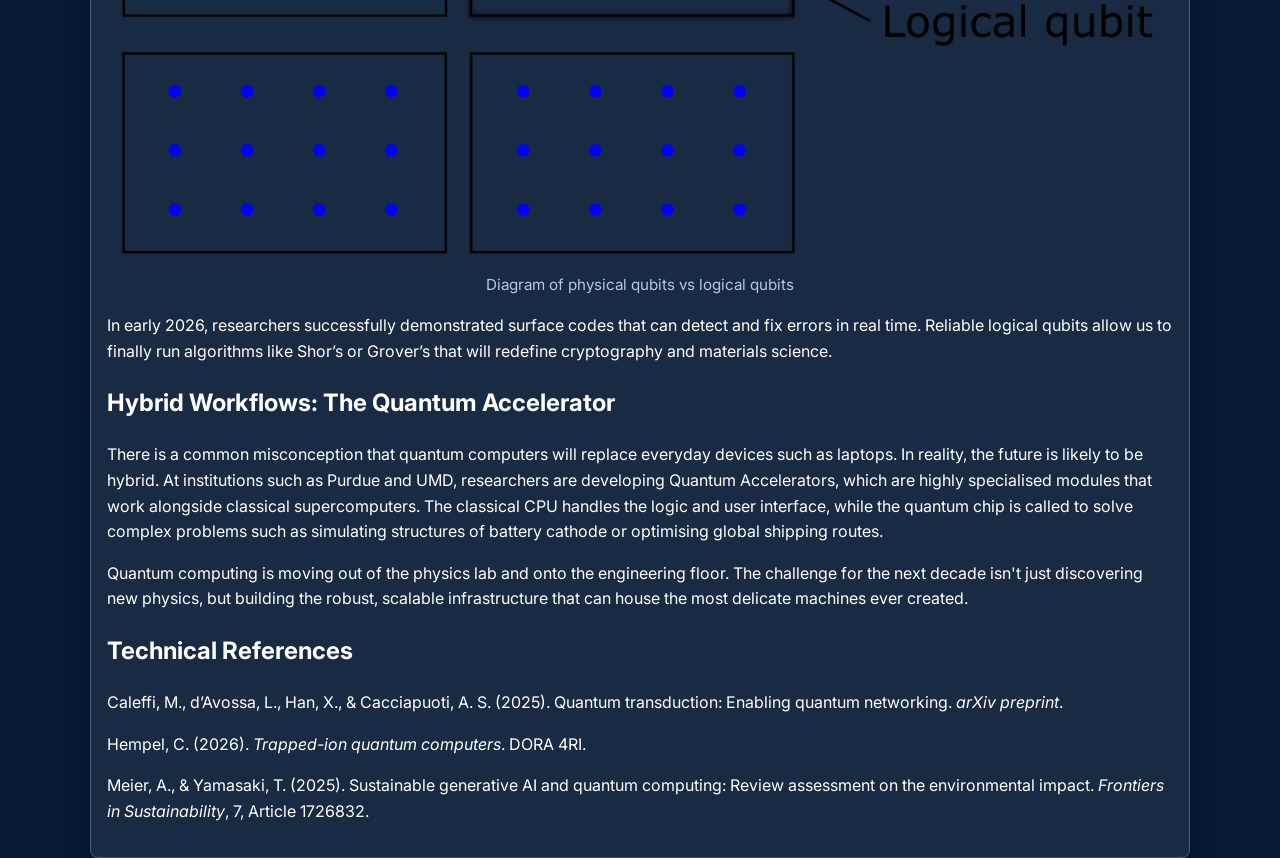
<file: posts/4.html>
<!doctype html>
<html lang="en">
  <head>
    <meta charset="utf-8">
    <meta name="viewport" content="width=device-width,initial-scale=1">
    <title>Quantum Computing: A Step Closer — The Current Review</title>
    <link rel="icon" href="../TCR.png" type="image/png">
    <link rel="stylesheet" href="../styles.css">
  </head>
  <body>
    <header>
      <div class="site-wrap">
        <div class="brand">
          <a class="logo" href="../index.html"><img class="logo-icon" src="../TCR.png" alt="The Current Review logo">The Current Review</a>
          <nav>
            <ul class="nav">
              <li><a href="../index.html">Home</a></li>
              <li><a href="../contact.html">Contact</a></li>
            </ul>
          </nav>
        </div>
      </div>
    </header>
    <main class="site-wrap post-hero">
      <h1 class="post-title">Quantum Computing: A Step Closer</h1>
      <p class="date">January 16, 2026</p>
      <article>
        <img class="post-image" src="Quantum%20Computing%20A%20Step%20Closer/IBM%E2%80%99s%20quantum%20computer%20achieved%20127%20qubits%20in%20November.avif" alt="IBM’s quantum computer achieved 127 qubits in November">

        <p>For decades, quantum computing has been a huge grey area between physics and technology. It remained a theoretical playground for physicists and an impossibility for engineers. However, in 2026, this has shifted from abstract principles to concrete challenges of error correction and systems engineering. Scientists no longer wonder if quantum computers may work, but how we can scale them.</p>

        <h2>The Qubit Modality War</h2>
        <p>As of now, there isn't yet a standard for quantum hardware. Instead, we see fierce competition between different physical modalities, each with its own trade-offs:</p>

        <p>IBM and Google rely on LC circuits, which are cooled to temperatures colder than outer space. The issue here is the dilution refrigerator and the complicated wiring required to control qubits without heating them up.</p>

        <p>Companies like IonQ utilise individual atoms suspended in vacuums by electromagnetic fields. These have a much higher fidelity (accuracy) than superconducting chips, but are slower and harder to integrate into a compact form or device.</p>

        <h2>The Era of Logical Qubits</h2>
        <p>This year, researchers have begun the transition from physical qubits to logical qubits. In the NISQ (Noisy Intermediate-Scale Quantum) era, a single vibration could cause a qubit to decohere and lose its data. Engineers now use error correction codes where hundreds of fragile physical qubits are bundled together to form a single, stable logical qubit. This solves the issue of qubit decohesion.</p>

        <img class="post-image" src="Quantum%20Computing%20A%20Step%20Closer/Diagram%20of%20physical%20qubits%20vs%20logical%20qubits.png" alt="Diagram of physical qubits vs logical qubits">
        <p class="image-caption">Diagram of physical qubits vs logical qubits</p>

        <p>In early 2026, researchers successfully demonstrated surface codes that can detect and fix errors in real time. Reliable logical qubits allow us to finally run algorithms like Shor’s or Grover’s that will redefine cryptography and materials science.</p>

        <h2>Hybrid Workflows: The Quantum Accelerator</h2>
        <p>There is a common misconception that quantum computers will replace everyday devices such as laptops. In reality, the future is likely to be hybrid. At institutions such as Purdue and UMD, researchers are developing Quantum Accelerators, which are highly specialised modules that work alongside classical supercomputers. The classical CPU handles the logic and user interface, while the quantum chip is called to solve complex problems such as simulating structures of battery cathode or optimising global shipping routes.</p>

        <p>Quantum computing is moving out of the physics lab and onto the engineering floor. The challenge for the next decade isn't just discovering new physics, but building the robust, scalable infrastructure that can house the most delicate machines ever created.</p>

        <h2>Technical References</h2>
        <p>Caleffi, M., d’Avossa, L., Han, X., &amp; Cacciapuoti, A. S. (2025). Quantum transduction: Enabling quantum networking. <em>arXiv preprint</em>.</p>

        <p>Hempel, C. (2026). <em>Trapped-ion quantum computers</em>. DORA 4RI.</p>

        <p>Meier, A., &amp; Yamasaki, T. (2025). Sustainable generative AI and quantum computing: Review assessment on the environmental impact. <em>Frontiers in Sustainability</em>, 7, Article 1726832.</p>
      </article>
    </main>
  </body>
</html>
</file>
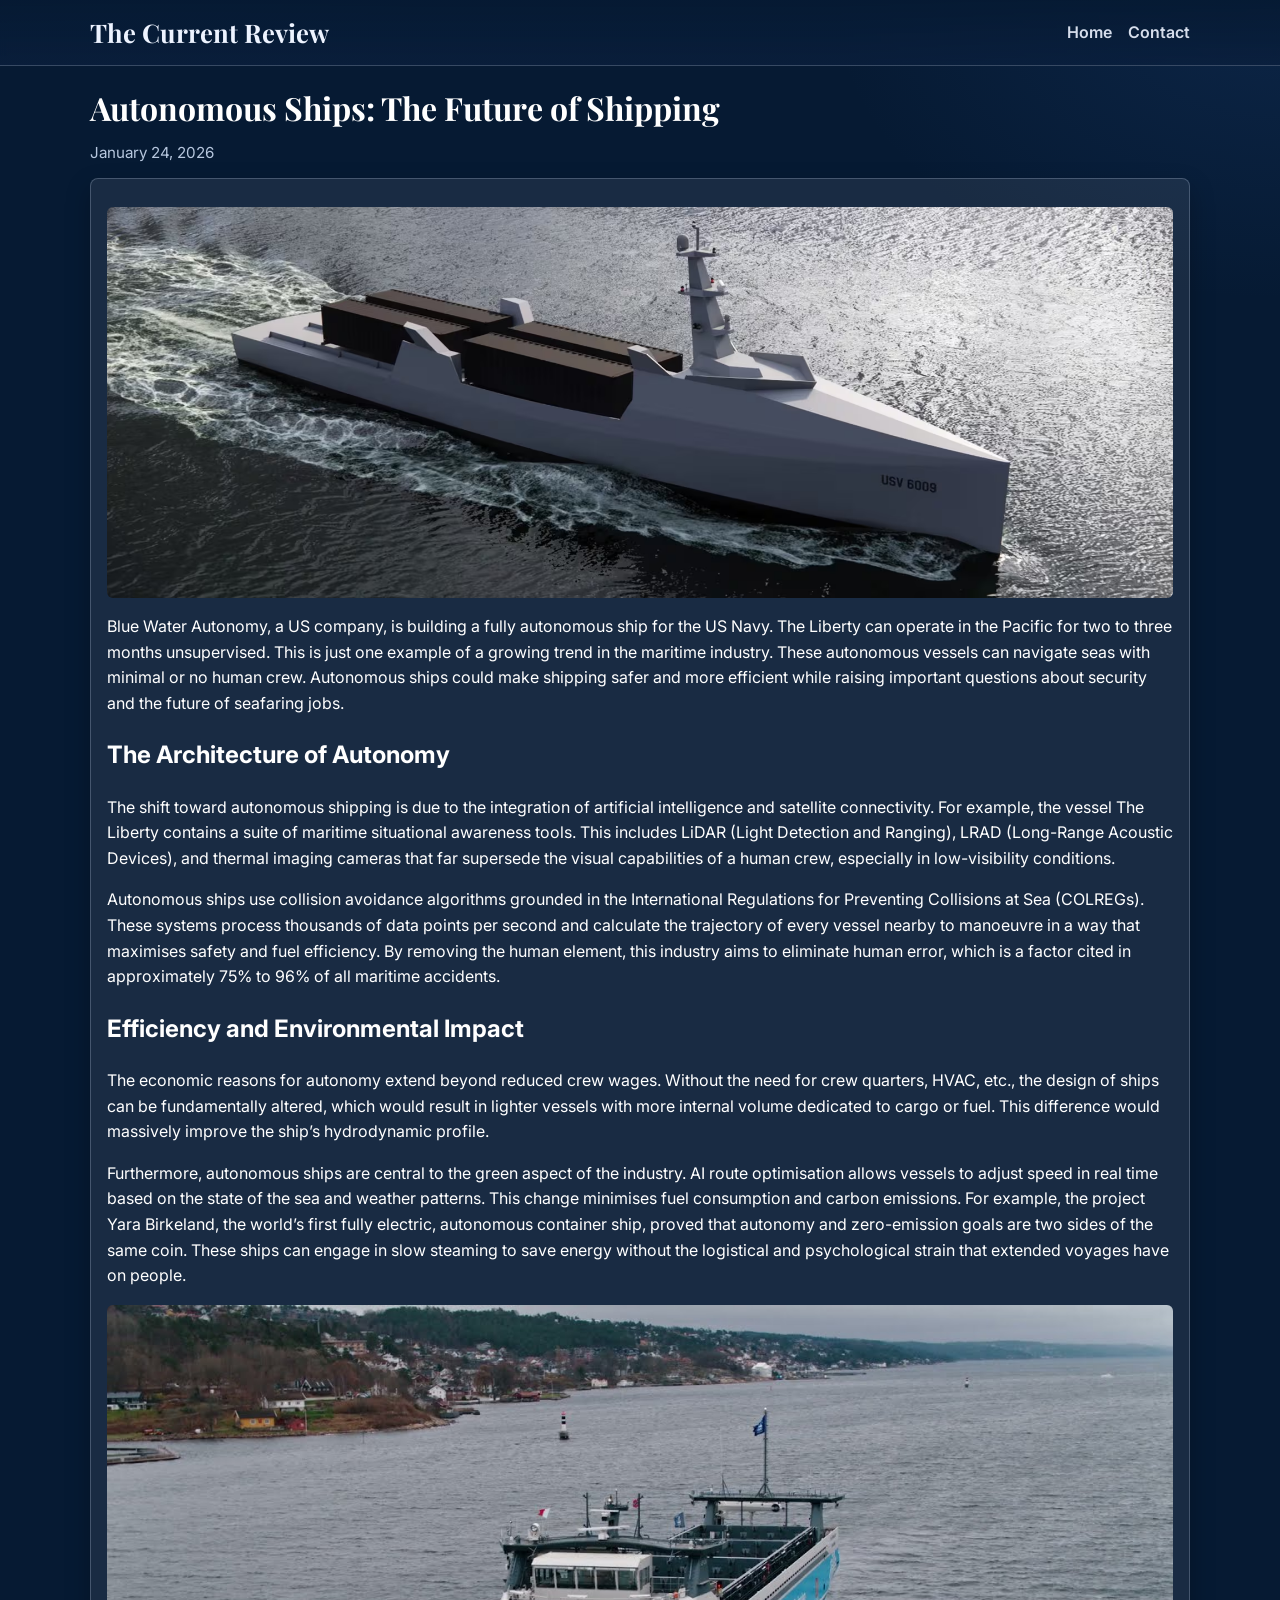
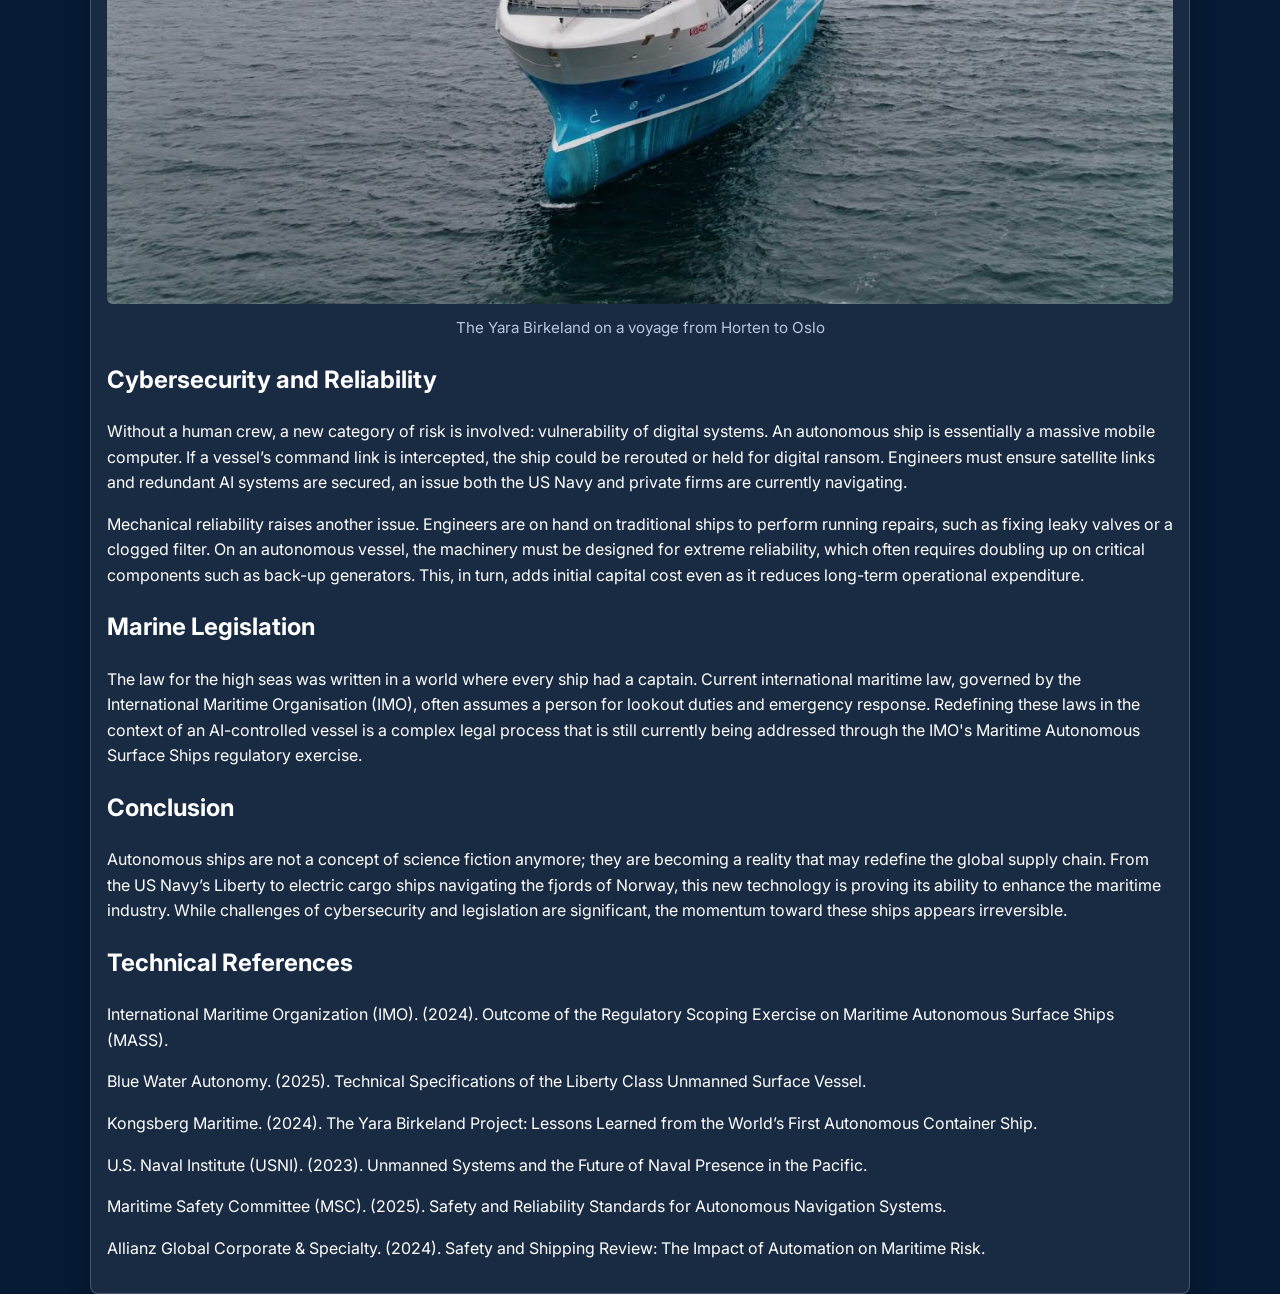
<file: posts/5.html>
<!doctype html>
<html lang="en">
  <head>
    <meta charset="utf-8">
    <meta name="viewport" content="width=device-width,initial-scale=1">
    <title>Autonomous Ships: The Future of Shipping — The Current Review</title>
    <link rel="icon" href="../TCR.png" type="image/png">
    <link rel="stylesheet" href="../styles.css">
  </head>
  <body>
    <header>
      <div class="site-wrap">
        <div class="brand">
          <a class="logo" href="../index.html">The Current Review</a>
          <nav>
            <ul class="nav">
              <li><a href="../index.html">Home</a></li>
              <li><a href="../contact.html">Contact</a></li>
            </ul>
          </nav>
        </div>
      </div>
    </header>
    <main class="site-wrap post-hero">
      <h1 class="post-title">Autonomous Ships: The Future of Shipping</h1>
      <p class="date">January 24, 2026</p>
      <article>
        <img class="post-image" src="Autonomous%20Ships%20The%20Future%20of%20Shipping/auto%20ship.avif" alt="Autonomous ship at sea">

        <p>Blue Water Autonomy, a US company, is building a fully autonomous ship for the US Navy. The Liberty can operate in the Pacific for two to three months unsupervised. This is just one example of a growing trend in the maritime industry. These autonomous vessels can navigate seas with minimal or no human crew. Autonomous ships could make shipping safer and more efficient while raising important questions about security and the future of seafaring jobs.</p>

        <h2>The Architecture of Autonomy</h2>
        <p>The shift toward autonomous shipping is due to the integration of artificial intelligence and satellite connectivity. For example, the vessel The Liberty contains a suite of maritime situational awareness tools. This includes LiDAR (Light Detection and Ranging), LRAD (Long-Range Acoustic Devices), and thermal imaging cameras that far supersede the visual capabilities of a human crew, especially in low-visibility conditions.</p>

        <p>Autonomous ships use collision avoidance algorithms grounded in the International Regulations for Preventing Collisions at Sea (COLREGs). These systems process thousands of data points per second and calculate the trajectory of every vessel nearby to manoeuvre in a way that maximises safety and fuel efficiency. By removing the human element, this industry aims to eliminate human error, which is a factor cited in approximately 75% to 96% of all maritime accidents.</p>

        <h2>Efficiency and Environmental Impact</h2>
        <p>The economic reasons for autonomy extend beyond reduced crew wages. Without the need for crew quarters, HVAC, etc., the design of ships can be fundamentally altered, which would result in lighter vessels with more internal volume dedicated to cargo or fuel. This difference would massively improve the ship’s hydrodynamic profile.</p>

        <p>Furthermore, autonomous ships are central to the green aspect of the industry. AI route optimisation allows vessels to adjust speed in real time based on the state of the sea and weather patterns. This change minimises fuel consumption and carbon emissions. For example, the project Yara Birkeland, the world’s first fully electric, autonomous container ship, proved that autonomy and zero-emission goals are two sides of the same coin. These ships can engage in slow steaming to save energy without the logistical and psychological strain that extended voyages have on people.</p>

        <img class="post-image" src="Autonomous%20Ships%20The%20Future%20of%20Shipping/The%20Yara%20Birkeland%27s%20on%20a%20voyage%20from%20horten%20to%20oslo.jpg" alt="The Yara Birkeland on a voyage from Horten to Oslo">
        <p class="image-caption">The Yara Birkeland on a voyage from Horten to Oslo</p>

        <h2>Cybersecurity and Reliability</h2>
        <p>Without a human crew, a new category of risk is involved: vulnerability of digital systems. An autonomous ship is essentially a massive mobile computer. If a vessel’s command link is intercepted, the ship could be rerouted or held for digital ransom. Engineers must ensure satellite links and redundant AI systems are secured, an issue both the US Navy and private firms are currently navigating.</p>

        <p>Mechanical reliability raises another issue. Engineers are on hand on traditional ships to perform running repairs, such as fixing leaky valves or a clogged filter. On an autonomous vessel, the machinery must be designed for extreme reliability, which often requires doubling up on critical components such as back-up generators. This, in turn, adds initial capital cost even as it reduces long-term operational expenditure.</p>

        <h2>Marine Legislation</h2>
        <p>The law for the high seas was written in a world where every ship had a captain. Current international maritime law, governed by the International Maritime Organisation (IMO), often assumes a person for lookout duties and emergency response. Redefining these laws in the context of an AI-controlled vessel is a complex legal process that is still currently being addressed through the IMO's Maritime Autonomous Surface Ships regulatory exercise.</p>

        <h2>Conclusion</h2>
        <p>Autonomous ships are not a concept of science fiction anymore; they are becoming a reality that may redefine the global supply chain. From the US Navy’s Liberty to electric cargo ships navigating the fjords of Norway, this new technology is proving its ability to enhance the maritime industry. While challenges of cybersecurity and legislation are significant, the momentum toward these ships appears irreversible.</p>

        <h2>Technical References</h2>
        <p>International Maritime Organization (IMO). (2024). Outcome of the Regulatory Scoping Exercise on Maritime Autonomous Surface Ships (MASS).</p>

        <p>Blue Water Autonomy. (2025). Technical Specifications of the Liberty Class Unmanned Surface Vessel.</p>

        <p>Kongsberg Maritime. (2024). The Yara Birkeland Project: Lessons Learned from the World’s First Autonomous Container Ship.</p>

        <p>U.S. Naval Institute (USNI). (2023). Unmanned Systems and the Future of Naval Presence in the Pacific.</p>

        <p>Maritime Safety Committee (MSC). (2025). Safety and Reliability Standards for Autonomous Navigation Systems.</p>

        <p>Allianz Global Corporate &amp; Specialty. (2024). Safety and Shipping Review: The Impact of Automation on Maritime Risk.</p>
      </article>
    </main>
  </body>
</html>
</file>
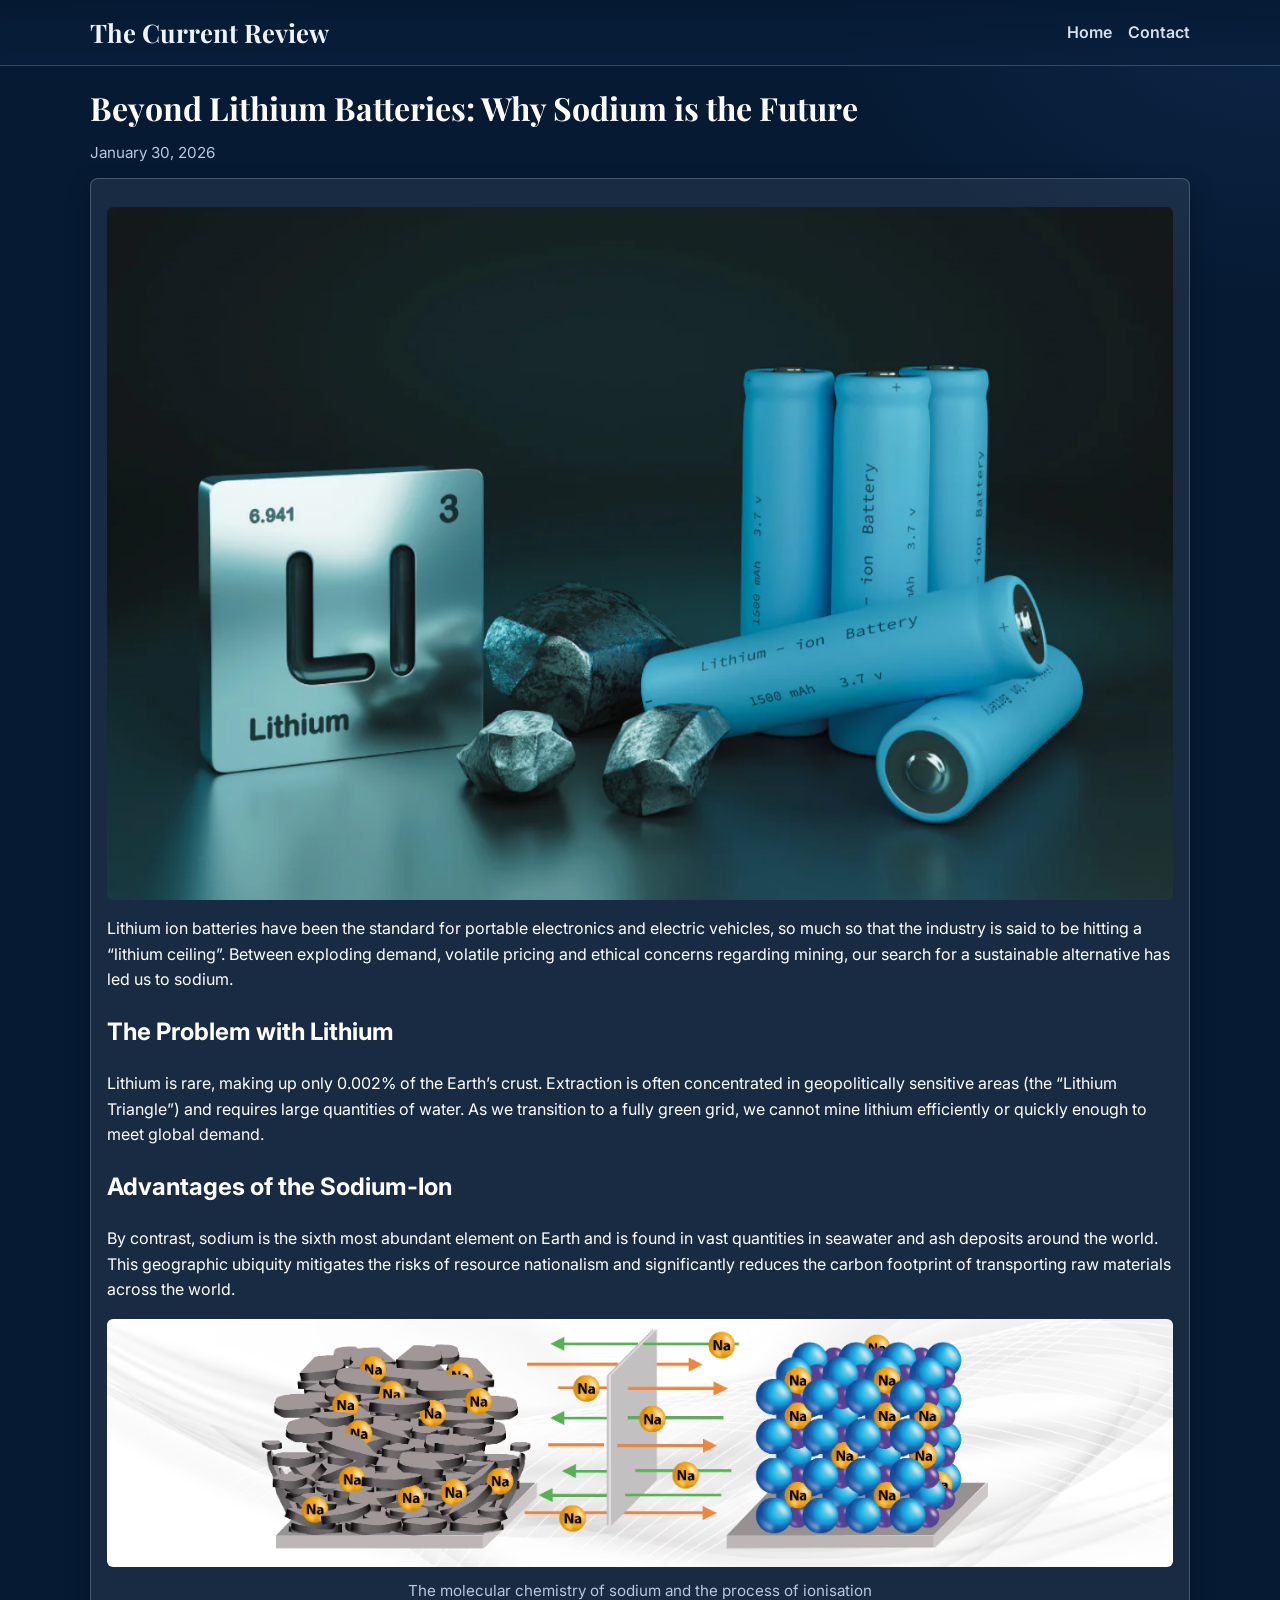
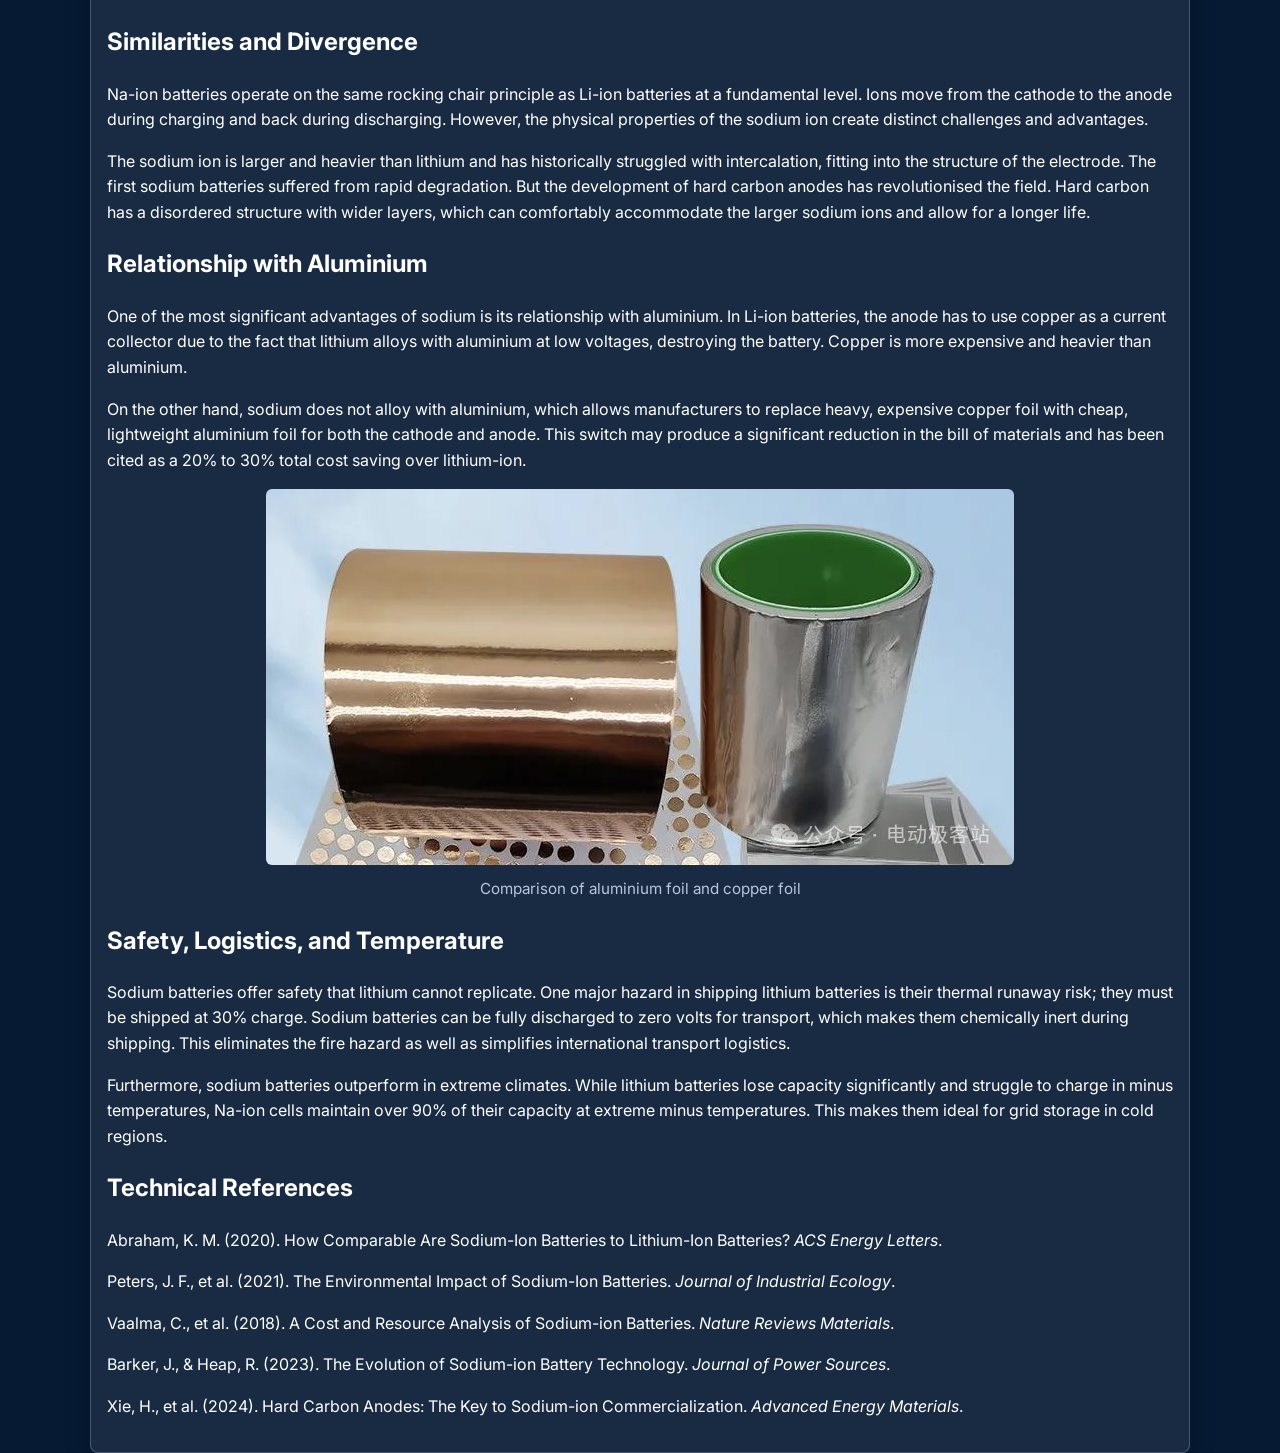
<file: posts/6.html>
<!doctype html>
<html lang="en">
  <head>
    <meta charset="utf-8">
    <meta name="viewport" content="width=device-width,initial-scale=1">
    <title>Beyond Lithium Batteries: Why Sodium is the Future — The Current Review</title>
    <link rel="icon" href="../TCR.png" type="image/png">
    <link rel="stylesheet" href="../styles.css">
  </head>
  <body>
    <header>
      <div class="site-wrap">
        <div class="brand">
          <a class="logo" href="../index.html">The Current Review</a>
          <nav>
            <ul class="nav">
              <li><a href="../index.html">Home</a></li>
              <li><a href="../contact.html">Contact</a></li>
            </ul>
          </nav>
        </div>
      </div>
    </header>
    <main class="site-wrap post-hero">
      <h1 class="post-title">Beyond Lithium Batteries: Why Sodium is the Future</h1>
      <p class="date">January 30, 2026</p>
      <article>
        <img class="post-image" src="Beyond%20Lithium%20Batteries%20Why%20Sodium%20is%20the%20Future/Cover.png" alt="Beyond Lithium Batteries: Why Sodium is the Future cover image">

        <p>Lithium ion batteries have been the standard for portable electronics and electric vehicles, so much so that the industry is said to be hitting a “lithium ceiling”. Between exploding demand, volatile pricing and ethical concerns regarding mining, our search for a sustainable alternative has led us to sodium.</p>

        <h2>The Problem with Lithium</h2>
        <p>Lithium is rare, making up only 0.002% of the Earth’s crust. Extraction is often concentrated in geopolitically sensitive areas (the “Lithium Triangle”) and requires large quantities of water. As we transition to a fully green grid, we cannot mine lithium efficiently or quickly enough to meet global demand.</p>

        <h2>Advantages of the Sodium-Ion</h2>
        <p>By contrast, sodium is the sixth most abundant element on Earth and is found in vast quantities in seawater and ash deposits around the world. This geographic ubiquity mitigates the risks of resource nationalism and significantly reduces the carbon footprint of transporting raw materials across the world.</p>

        <img class="post-image" src="Beyond%20Lithium%20Batteries%20Why%20Sodium%20is%20the%20Future/The%20molecular%20chemistry%20of%20sodium%20and%20the%20process%20of%20ionisation.avif" alt="The molecular chemistry of sodium and the process of ionisation">
        <p class="image-caption">The molecular chemistry of sodium and the process of ionisation</p>

        <h2>Similarities and Divergence</h2>
        <p>Na-ion batteries operate on the same rocking chair principle as Li-ion batteries at a fundamental level. Ions move from the cathode to the anode during charging and back during discharging. However, the physical properties of the sodium ion create distinct challenges and advantages.</p>

        <p>The sodium ion is larger and heavier than lithium and has historically struggled with intercalation, fitting into the structure of the electrode. The first sodium batteries suffered from rapid degradation. But the development of hard carbon anodes has revolutionised the field. Hard carbon has a disordered structure with wider layers, which can comfortably accommodate the larger sodium ions and allow for a longer life.</p>

        <h2>Relationship with Aluminium</h2>
        <p>One of the most significant advantages of sodium is its relationship with aluminium. In Li-ion batteries, the anode has to use copper as a current collector due to the fact that lithium alloys with aluminium at low voltages, destroying the battery. Copper is more expensive and heavier than aluminium.</p>

        <p>On the other hand, sodium does not alloy with aluminium, which allows manufacturers to replace heavy, expensive copper foil with cheap, lightweight aluminium foil for both the cathode and anode. This switch may produce a significant reduction in the bill of materials and has been cited as a 20% to 30% total cost saving over lithium-ion.</p>

        <img class="post-image" src="Beyond%20Lithium%20Batteries%20Why%20Sodium%20is%20the%20Future/Comparison%20of%20aluminium%20foil%20and%20copper%20foil.jpg" alt="Comparison of aluminium foil and copper foil">
        <p class="image-caption">Comparison of aluminium foil and copper foil</p>

        <h2>Safety, Logistics, and Temperature</h2>
        <p>Sodium batteries offer safety that lithium cannot replicate. One major hazard in shipping lithium batteries is their thermal runaway risk; they must be shipped at 30% charge. Sodium batteries can be fully discharged to zero volts for transport, which makes them chemically inert during shipping. This eliminates the fire hazard as well as simplifies international transport logistics.</p>

        <p>Furthermore, sodium batteries outperform in extreme climates. While lithium batteries lose capacity significantly and struggle to charge in minus temperatures, Na-ion cells maintain over 90% of their capacity at extreme minus temperatures. This makes them ideal for grid storage in cold regions.</p>

        <h2>Technical References</h2>
        <p>Abraham, K. M. (2020). How Comparable Are Sodium-Ion Batteries to Lithium-Ion Batteries? <em>ACS Energy Letters</em>.</p>

        <p>Peters, J. F., et al. (2021). The Environmental Impact of Sodium-Ion Batteries. <em>Journal of Industrial Ecology</em>.</p>

        <p>Vaalma, C., et al. (2018). A Cost and Resource Analysis of Sodium-ion Batteries. <em>Nature Reviews Materials</em>.</p>

        <p>Barker, J., &amp; Heap, R. (2023). The Evolution of Sodium-ion Battery Technology. <em>Journal of Power Sources</em>.</p>

        <p>Xie, H., et al. (2024). Hard Carbon Anodes: The Key to Sodium-ion Commercialization. <em>Advanced Energy Materials</em>.</p>
      </article>
    </main>
  </body>
</html>
</file>
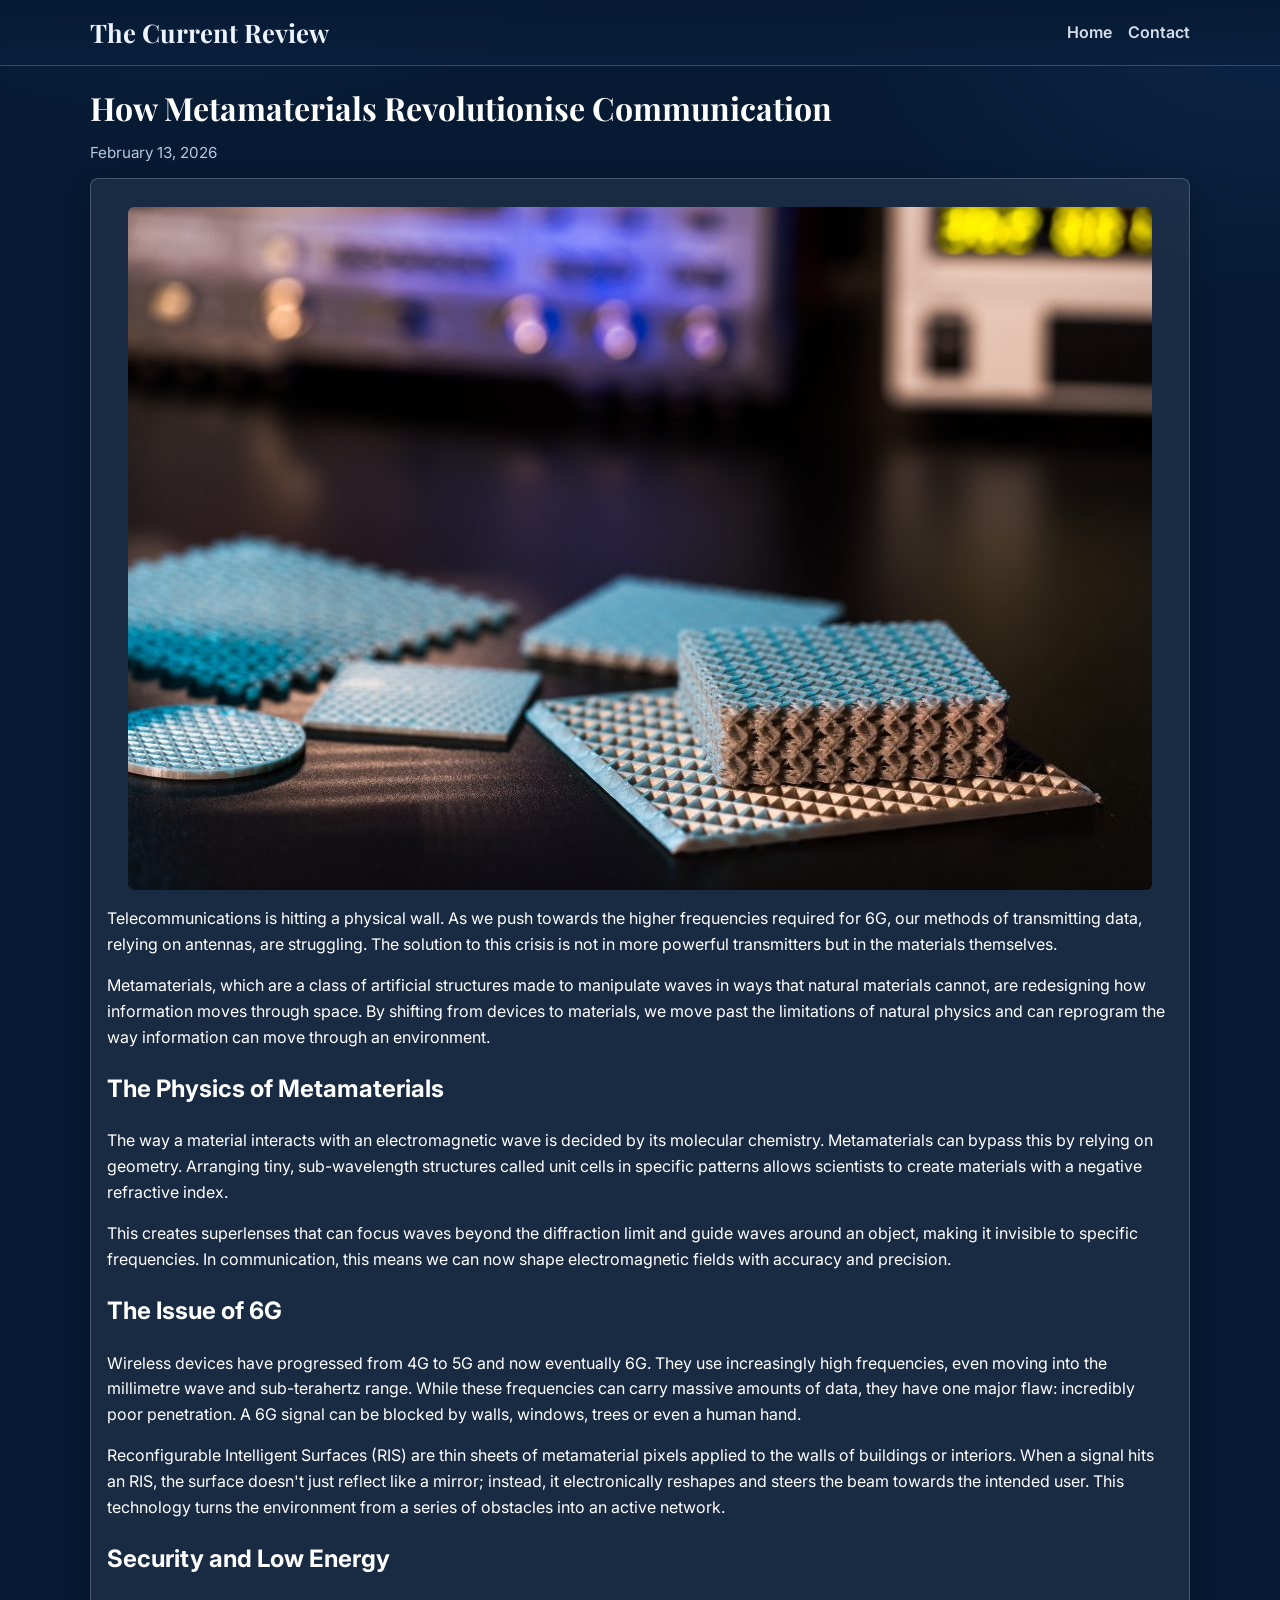
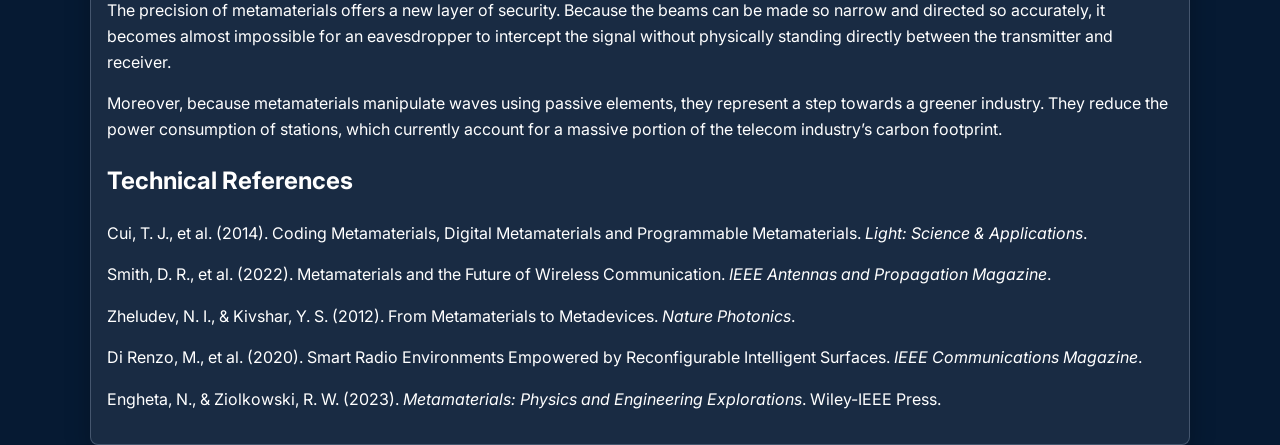
<file: posts/7.html>
<!doctype html>
<html lang="en">
  <head>
    <meta charset="utf-8">
    <meta name="viewport" content="width=device-width,initial-scale=1">
    <title>How Metamaterials Revolutionise Communication — The Current Review</title>
    <link rel="icon" href="../TCR.png" type="image/png">
    <link rel="stylesheet" href="../styles.css">
  </head>
  <body>
    <header>
      <div class="site-wrap">
        <div class="brand">
          <a class="logo" href="../index.html">The Current Review</a>
          <nav>
            <ul class="nav">
              <li><a href="../index.html">Home</a></li>
              <li><a href="../contact.html">Contact</a></li>
            </ul>
          </nav>
        </div>
      </div>
    </header>
    <main class="site-wrap post-hero">
      <h1 class="post-title">How Metamaterials Revolutionise Communication</h1>
      <p class="date">February 13, 2026</p>
      <article>
        <img class="post-image" src="How%20Metamaterials%20Revolutionize%20Communication/cover.jpeg" alt="How Metamaterials Revolutionise Communication cover image">

        <p>Telecommunications is hitting a physical wall. As we push towards the higher frequencies required for 6G, our methods of transmitting data, relying on antennas, are struggling. The solution to this crisis is not in more powerful transmitters but in the materials themselves.</p>

        <p>Metamaterials, which are a class of artificial structures made to manipulate waves in ways that natural materials cannot, are redesigning how information moves through space. By shifting from devices to materials, we move past the limitations of natural physics and can reprogram the way information can move through an environment.</p>

        <h2>The Physics of Metamaterials</h2>
        <p>The way a material interacts with an electromagnetic wave is decided by its molecular chemistry. Metamaterials can bypass this by relying on geometry. Arranging tiny, sub-wavelength structures called unit cells in specific patterns allows scientists to create materials with a negative refractive index.</p>

        <p>This creates superlenses that can focus waves beyond the diffraction limit and guide waves around an object, making it invisible to specific frequencies. In communication, this means we can now shape electromagnetic fields with accuracy and precision.</p>

        <h2>The Issue of 6G</h2>
        <p>Wireless devices have progressed from 4G to 5G and now eventually 6G. They use increasingly high frequencies, even moving into the millimetre wave and sub-terahertz range. While these frequencies can carry massive amounts of data, they have one major flaw: incredibly poor penetration. A 6G signal can be blocked by walls, windows, trees or even a human hand.</p>

        <p>Reconfigurable Intelligent Surfaces (RIS) are thin sheets of metamaterial pixels applied to the walls of buildings or interiors. When a signal hits an RIS, the surface doesn't just reflect like a mirror; instead, it electronically reshapes and steers the beam towards the intended user. This technology turns the environment from a series of obstacles into an active network.</p>

        <h2>Security and Low Energy</h2>
        <p>The precision of metamaterials offers a new layer of security. Because the beams can be made so narrow and directed so accurately, it becomes almost impossible for an eavesdropper to intercept the signal without physically standing directly between the transmitter and receiver.</p>

        <p>Moreover, because metamaterials manipulate waves using passive elements, they represent a step towards a greener industry. They reduce the power consumption of stations, which currently account for a massive portion of the telecom industry’s carbon footprint.</p>

        <h2>Technical References</h2>
        <p>Cui, T. J., et al. (2014). Coding Metamaterials, Digital Metamaterials and Programmable Metamaterials. <em>Light: Science &amp; Applications</em>.</p>

        <p>Smith, D. R., et al. (2022). Metamaterials and the Future of Wireless Communication. <em>IEEE Antennas and Propagation Magazine</em>.</p>

        <p>Zheludev, N. I., &amp; Kivshar, Y. S. (2012). From Metamaterials to Metadevices. <em>Nature Photonics</em>.</p>

        <p>Di Renzo, M., et al. (2020). Smart Radio Environments Empowered by Reconfigurable Intelligent Surfaces. <em>IEEE Communications Magazine</em>.</p>

        <p>Engheta, N., &amp; Ziolkowski, R. W. (2023). <em>Metamaterials: Physics and Engineering Explorations</em>. Wiley-IEEE Press.</p>
      </article>
    </main>
  </body>
</html>
</file>
<file: styles.css>
/* Typography and palette */
@import url('https://fonts.googleapis.com/css2?family=Inter:wght@300;400;600&family=Playfair+Display:wght@400;600&display=swap');

:root{
  --navy: #0a1f3d;
  --slate: #355070;
  --accent: #f2a84b;
  --text: #edf3ff;
  --muted: #b7c7de;
  --bg: #061a33;
  --bg-elev: rgba(255,255,255,0.08);
  --bg-elev-strong: rgba(255,255,255,0.12);
  --line: rgba(183,199,222,0.28);
}

/* Global */
body {
  font-family: 'Inter', system-ui, -apple-system, 'Segoe UI', Roboto, 'Helvetica Neue', Arial;
  margin: 0;
  line-height: 1.6;
  color: var(--text);
  background-color: var(--bg);
  background-image:
    radial-gradient(900px 600px at 15% -10%, rgba(66, 124, 201, 0.22), transparent 55%),
    radial-gradient(900px 600px at 100% 0%, rgba(40, 88, 158, 0.18), transparent 50%);
  -webkit-font-smoothing:antialiased;
}

/* Header / Navigation */
header{
  position: sticky;
  top: 0;
  z-index: 40;
  background: linear-gradient(rgba(6,26,51,0.94), rgba(10,31,61,0.78));
  backdrop-filter: blur(4px);
  border-bottom: 1px solid var(--line);
}
.site-wrap{ max-width: 1100px; margin: 0 auto; padding: 0 1rem; }
.brand{ display:flex; align-items:center; gap:0.75rem; padding:0.75rem 0; justify-content:space-between; }
.logo{ font-family: 'Playfair Display', serif; font-weight:700; color:var(--text); font-size:1.6rem; text-decoration:none; display:inline-flex; align-items:center; gap:0.5rem; }
.logo-icon{ width:22px; height:22px; min-width:22px; min-height:22px; object-fit:contain; border-radius:4px; flex-shrink:0; display:block; }
.logo .mark{ display:inline-block; width:34px; height:34px; background:var(--navy); color:white; border-radius:6px; font-size:0.95rem; display:flex; align-items:center; justify-content:center; }
.nav{ list-style:none; display:flex; gap:1rem; margin:0; padding:0; align-items:center; }
.nav a{ color:var(--text); text-decoration:none; font-weight:600; opacity:0.9; }
.nav a:hover{ opacity:1; color:#ffffff; }

main{ max-width:1100px; margin:1.25rem auto; padding:0 1rem; }

/* Smooth scroll for in-page anchors */
html{ scroll-behavior:smooth; }

/* Hero */
.hero{ position:relative; border-radius:12px; color: #ffffff; overflow:hidden; min-height:340px; display:flex; align-items:center; }
.hero::before{ content:''; position:absolute; inset:0; }
.hero.hero-with-bg::before{ background-image: linear-gradient(rgba(3,19,34,0.78), rgba(3,19,34,0.62)); }
.hero-bg{ position:absolute; inset:0; background-image: url('posts/Beyond%20Lithium%20Batteries%20Why%20Sodium%20is%20the%20Future/Cover.png'); background-size:cover; background-position:center; filter:grayscale(22%) contrast(92%) brightness(58%); }
.hero.hero-with-bg{ color: white; }
.hero-inner{ position:relative; z-index:2; padding:2.25rem; display:flex; gap:2rem; align-items:center; }
.hero-content{ max-width:680px; }
.hero h1{ font-family:'Playfair Display', serif; font-size:3rem; margin:0 0 .5rem 0; letter-spacing:-0.5px; }
.hero-title{ display:flex; align-items:center; gap:0.7rem; }
.hero-title-logo{ width:52px; height:52px; object-fit:contain; border-radius:8px; }
.hero p{ margin:0 0 1rem 0; }
.hero.hero-with-bg p{ color:rgba(237,243,255,0.93); }
.hero.hero-with-bg h1{ color: #ffffff; }
.cta-button{ display:inline-block; background:var(--accent); color:#11233f; padding:0.72rem 1.18rem; border-radius:8px; text-decoration:none; font-weight:700; font-size:1.05rem; box-shadow:none; border:none; cursor:pointer; font-family:inherit; line-height:1.2; }

/* Posts Grid */
.posts-section{ margin-top:1.25rem; }
.posts-grid{ display:grid; grid-template-columns: repeat(auto-fit, minmax(260px, 1fr)); gap:1rem; }
.post-card{ background:var(--bg-elev); border:1px solid var(--line); border-radius:10px; overflow:hidden; box-shadow:0 10px 26px rgba(0,0,0,0.24); transition:transform .22s ease, box-shadow .22s ease, border-color .22s ease; display:flex; flex-direction:column; }
.post-card:hover{ transform:translateY(-6px); box-shadow:0 20px 42px rgba(0,0,0,0.34); border-color:rgba(242,168,75,0.45); }
.post-thumb{ width:100%; height:160px; object-fit:cover; display:block; }
.post-card .card-body{ padding:0.9rem 1rem 1.25rem 1rem; flex:1; }
.post-card h3{ margin:0 0 0.5rem 0; font-family:'Playfair Display', serif; font-size:1.05rem; color:var(--text); }
.post-card h3 a{ color:var(--text); text-decoration:none; }
.post-card p.excerpt{ color:var(--muted); font-size:0.95rem; margin:0 0 0.75rem 0; }
.post-card .date{ color:var(--muted); font-size:0.85rem; margin:0 0 0.45rem 0; }
.read-more-wrap{ text-align:center; margin-top:1rem; }
.extra-post{ display:none; }
.posts-grid.show-all .extra-post{ display:flex; }

/* Utility sections */
.featured, .bio, .newsletter{ background:var(--bg-elev); border:1px solid var(--line); border-radius:10px; padding:1rem; margin-top:1rem; box-shadow:0 10px 22px rgba(0,0,0,0.2); }
.author{ display:grid; grid-template-columns:220px 1fr; gap:0.9rem; align-items:stretch; }
.author img{ width:100%; height:100%; border-radius:10px; object-fit:cover; }
.newsletter form{ display:flex; gap:0.5rem; margin-top:0.5rem; }
.newsletter input[type=email]{ flex:1; padding:0.6rem; border-radius:8px; border:1px solid var(--line); background:rgba(0,0,0,0.18); color:var(--text); }
.newsletter button{ background:var(--accent); color:#11233f; padding:0.6rem 0.9rem; border-radius:8px; border:none; font-weight:600; }

.question-form{ margin-top:0.75rem; }
.question-box{ display:block; width:100%; max-width:100%; box-sizing:border-box; min-height:220px; border-radius:10px; border:1px solid var(--line); background:rgba(0,0,0,0.18); color:var(--text); padding:0.75rem; resize:vertical; font-family:inherit; font-size:1rem; line-height:1.5; }
.question-actions{ margin:0.7rem 0 0 0; }
.word-count{ margin-top:0.5rem; color:var(--muted); font-size:0.9rem; }

/* Post content images (inside articles) */
.post-image { max-width: 100%; height: auto; display: block; margin: 0.75rem auto; border-radius: 6px; }
.image-caption { margin: 0.25rem auto 1rem auto; text-align: center; color: var(--muted); font-size: 0.95rem; }

/* Post pages: ensure readable title and content */
.post-hero{ background:transparent; color:#ffffff; }
.post-hero .post-title{ font-family:'Playfair Display', serif; font-size:2rem; color:#ffffff; margin:0 0 0.5rem 0; }
.post-hero .date{ color:var(--muted); font-size:0.95rem; margin:0 0 0.8rem 0; }
.post-hero article{ background:var(--bg-elev); border:1px solid var(--line); padding:1rem; border-radius:8px; box-shadow:0 10px 24px rgba(0,0,0,0.25); }
.post-hero{ display:block; padding-top:1rem; }
.post-hero .post-title{ display:block; width:100%; }
.site-title{ display:none; }

/* Headings */
h1,h2,h3{ color:#ffffff; }
a{ color:#9fd7ff; }
a:hover{ color:#c7e8ff; }

@media (max-width:700px){
  .hero{ min-height:260px }
  .hero h1{ font-size:1.6rem }
  .brand{ padding:0.5rem 0 }
  .logo{ font-size:1.25rem }
  .logo-icon{ width:20px; height:20px; min-width:20px; min-height:20px; }

  .author{
    grid-template-columns:1fr;
    align-items:start;
  }

  .author img{
    height:auto;
    max-width:280px;
    margin:0 auto;
  }
}

@media only screen and (max-width:430px){
  .site-wrap{ padding:0 0.85rem; }
  .posts-grid{ grid-template-columns:minmax(0, 1fr); }

  .author{
    grid-template-columns:1fr;
    gap:0.75rem;
  }

  .author img{
    width:100%;
    max-width:none;
    height:auto;
    object-fit:contain;
    margin:0;
  }

  .author > div{
    width:100%;
    max-width:none;
  }

  .newsletter form{
    flex-direction:column;
  }

  .newsletter button{
    width:100%;
  }
}
</file>
